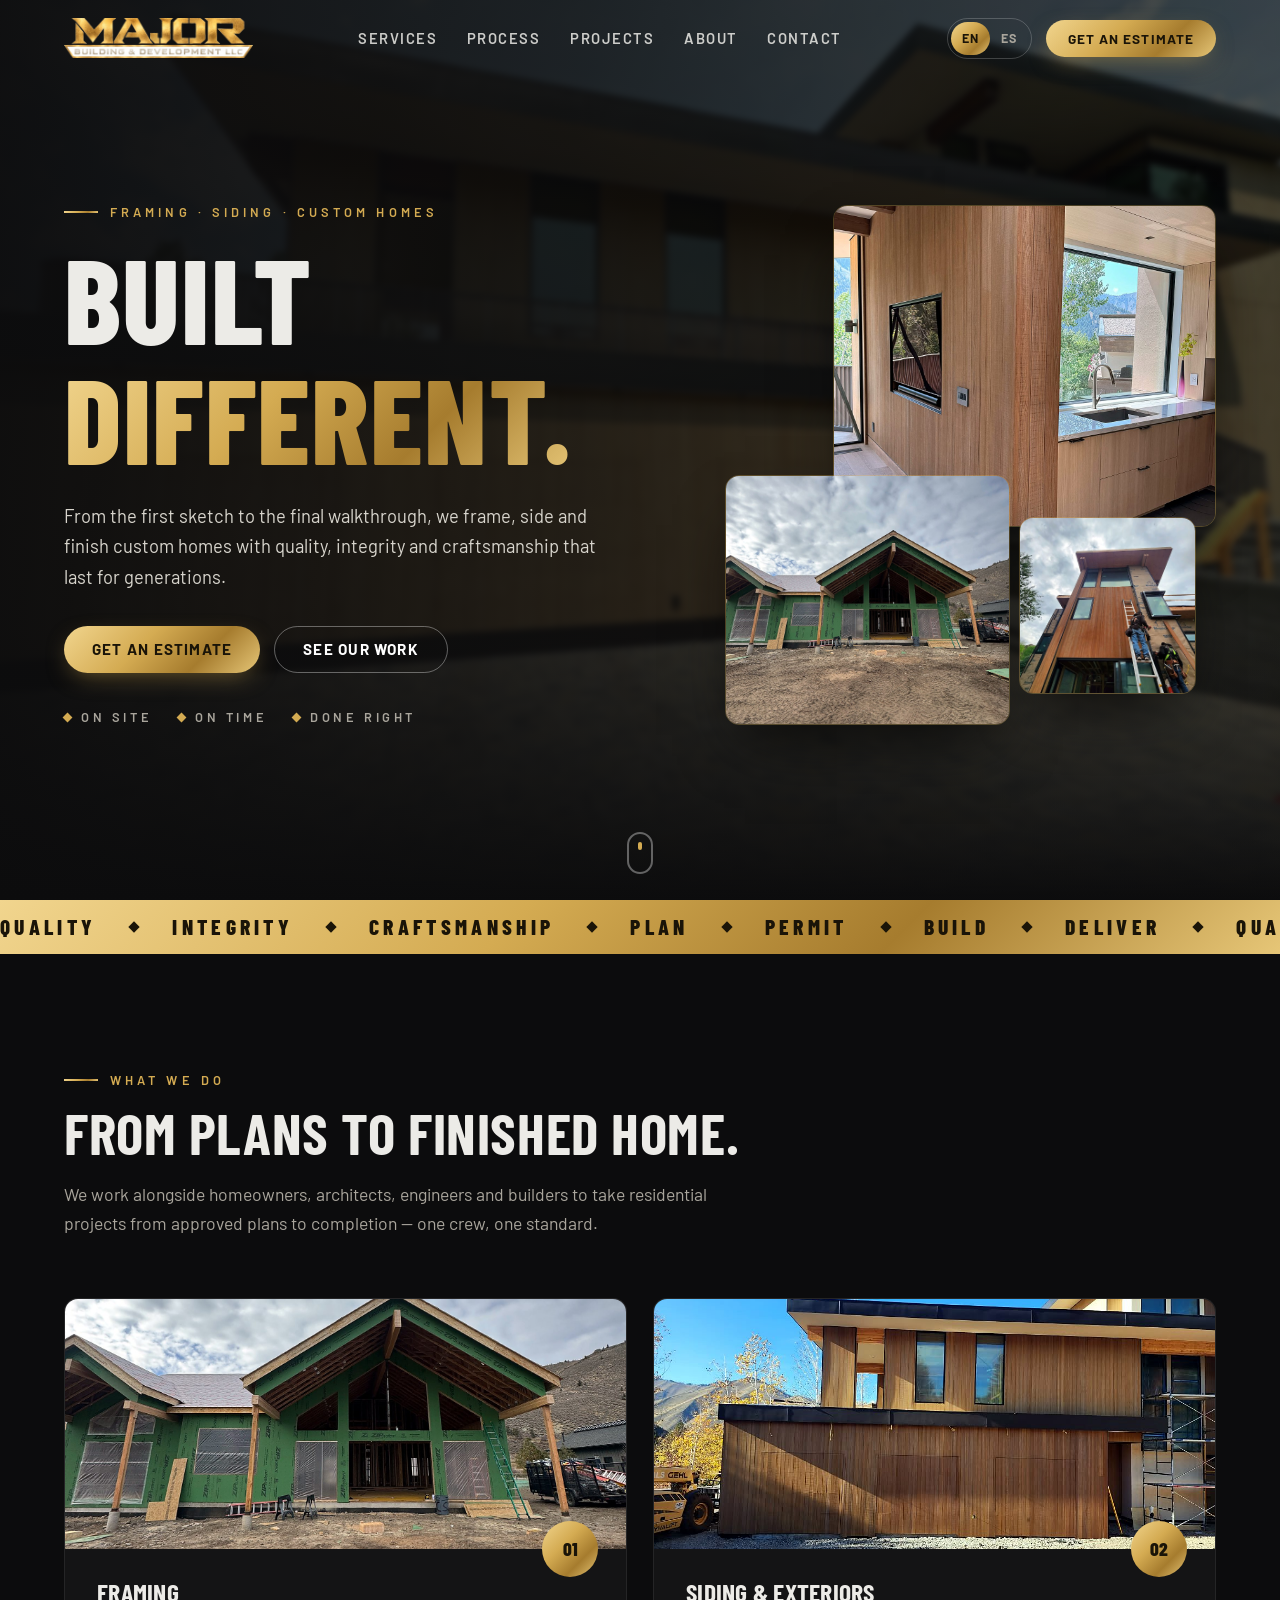
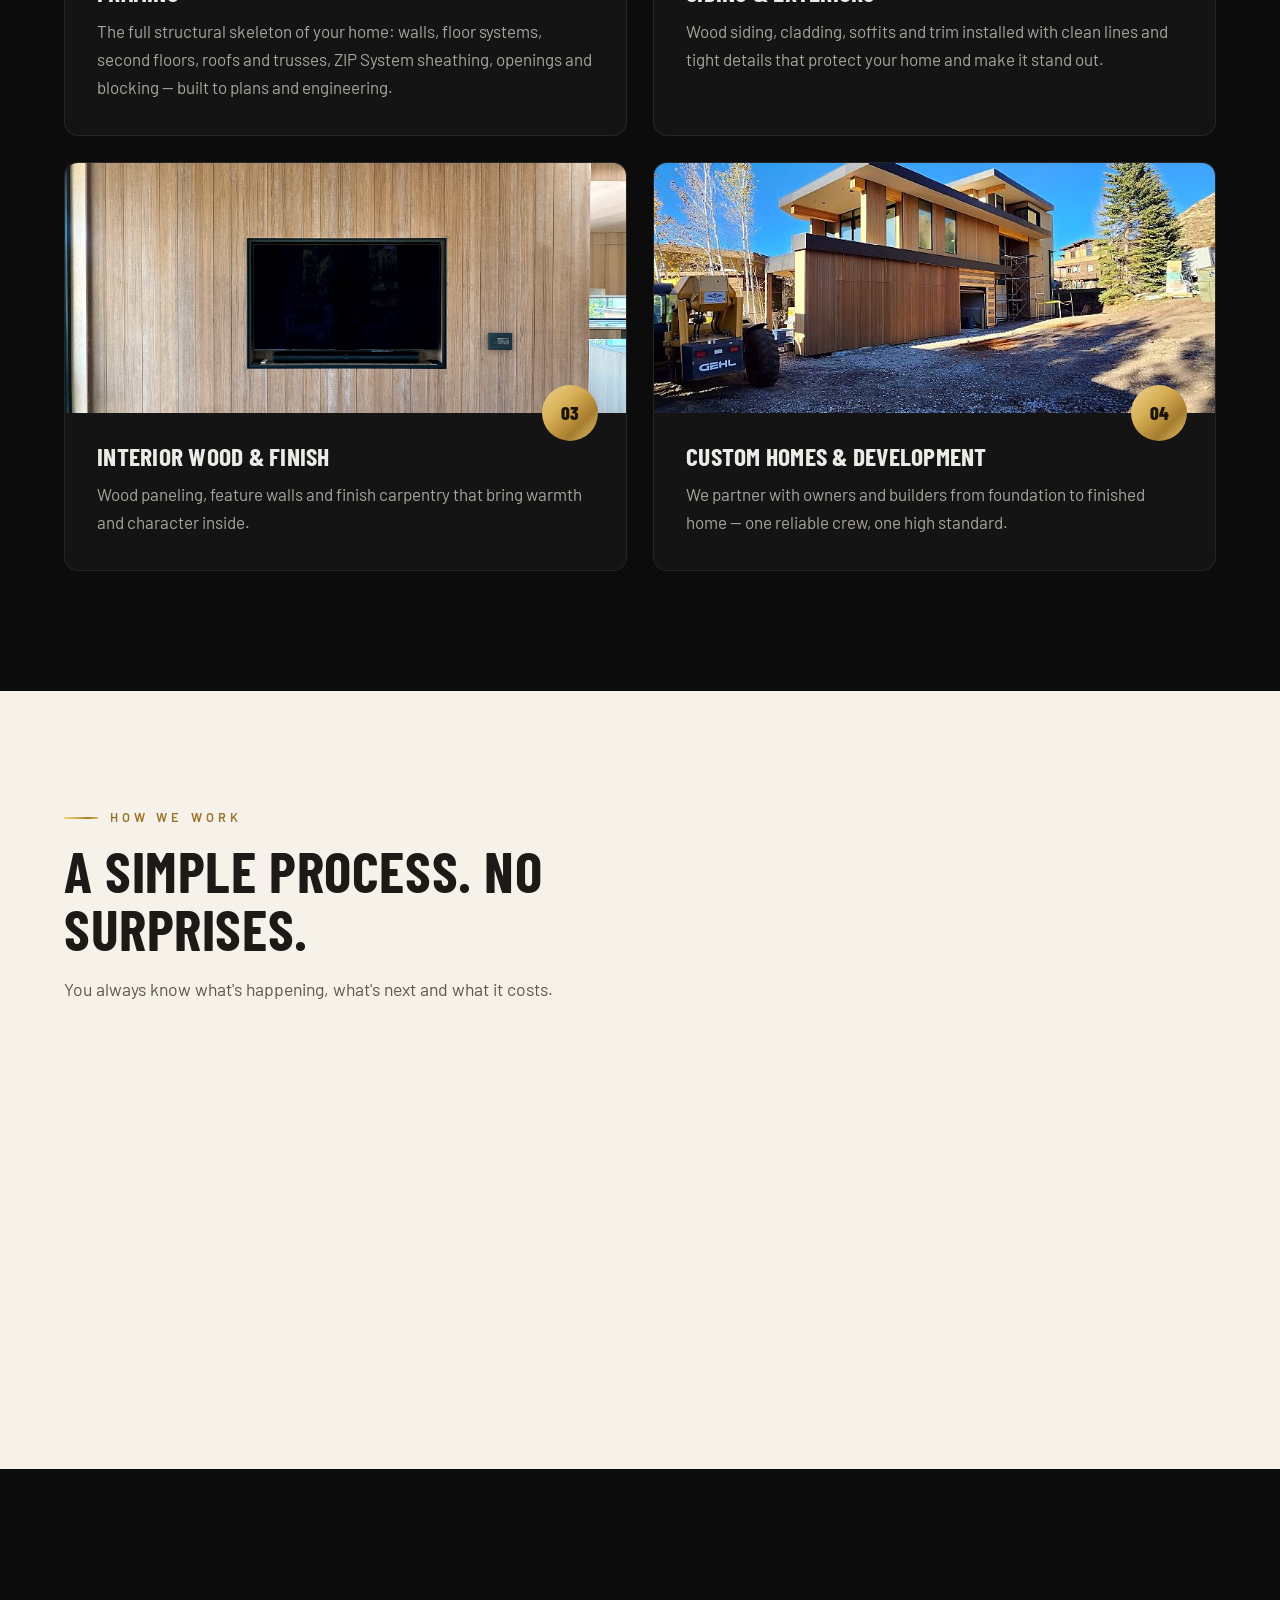
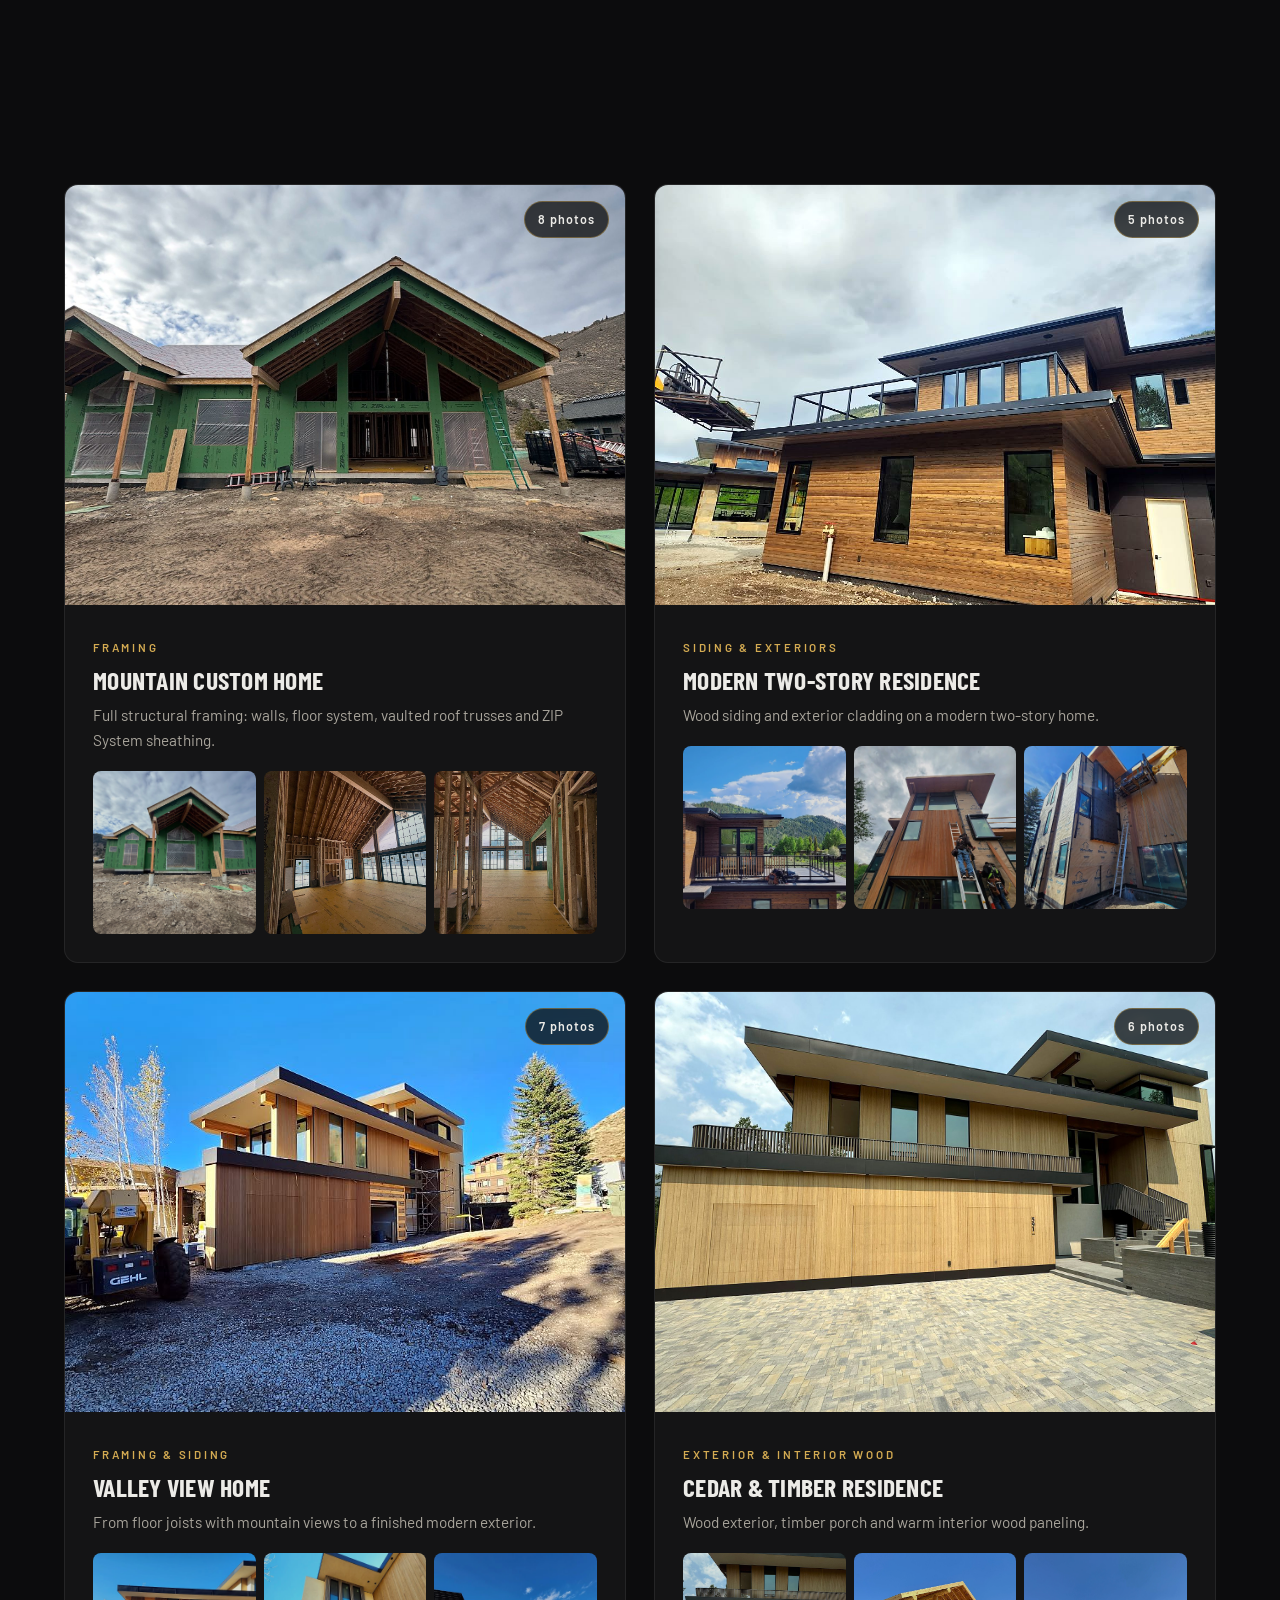
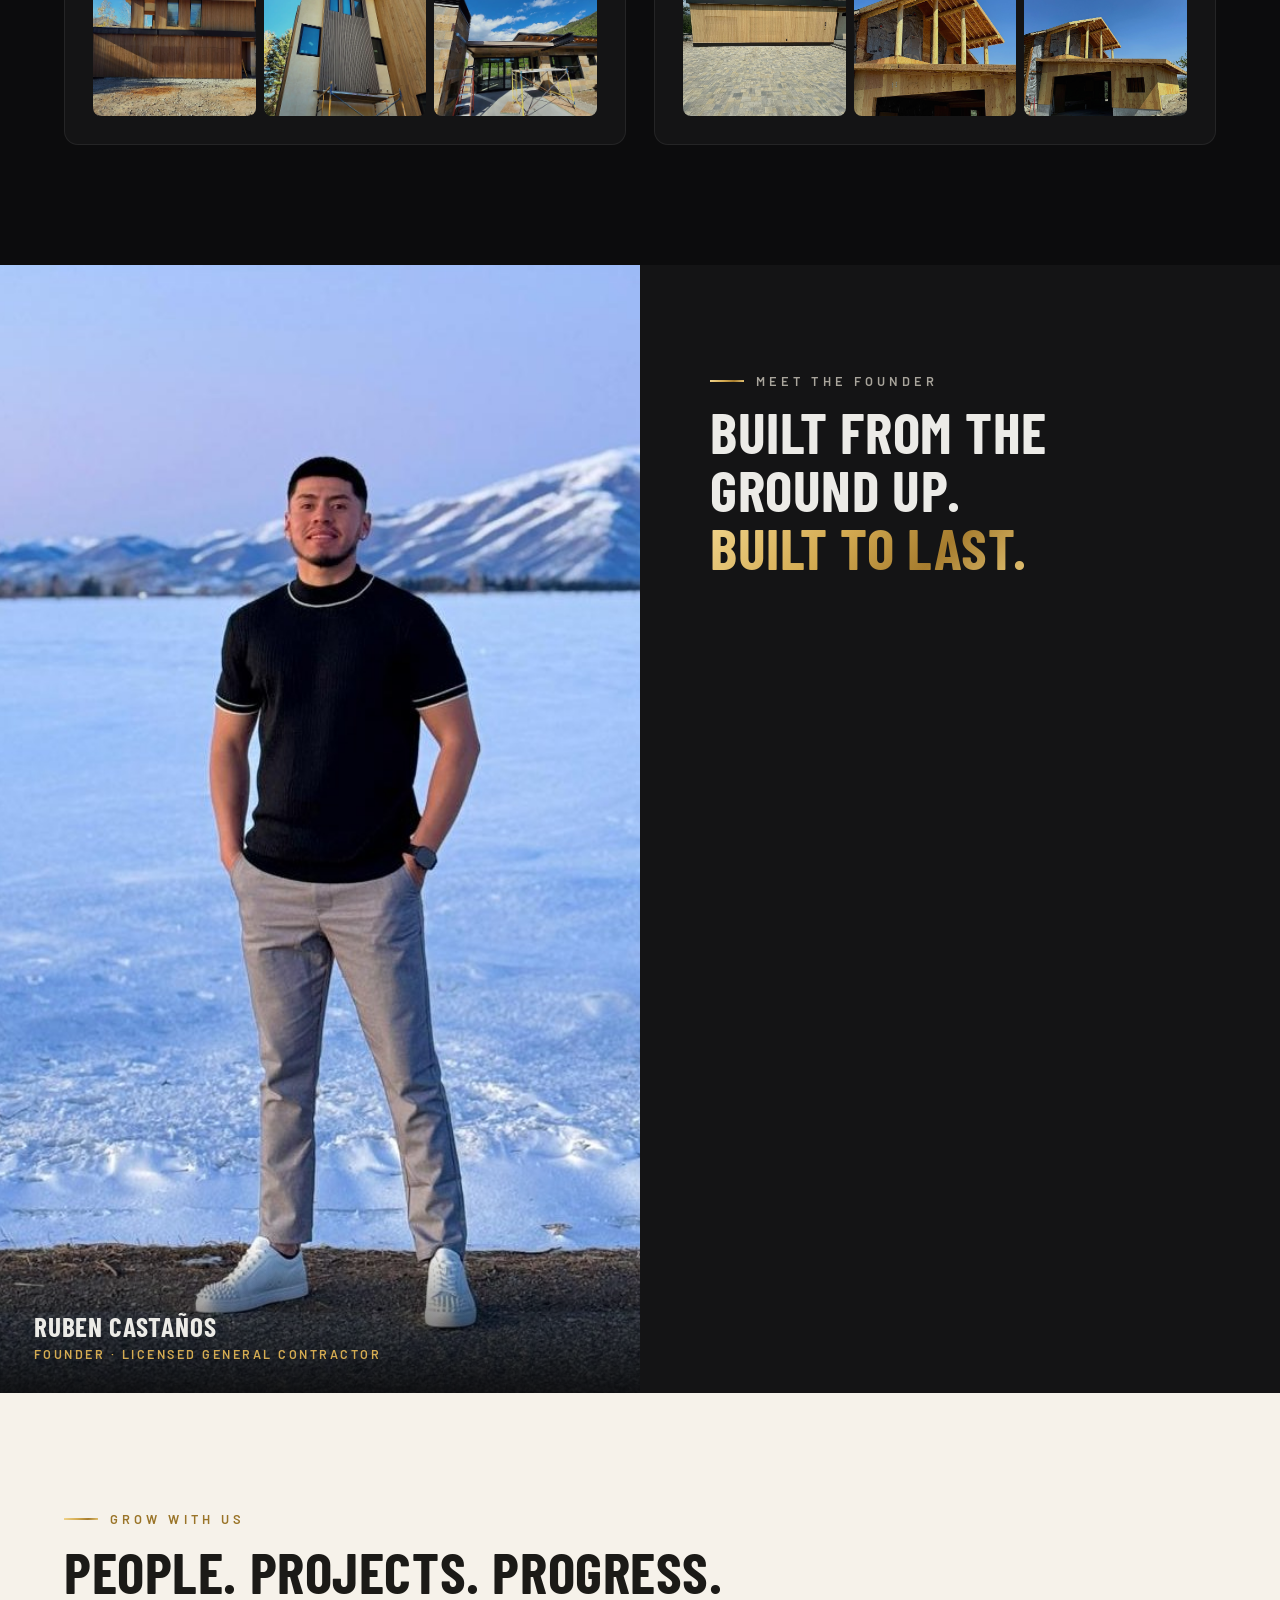
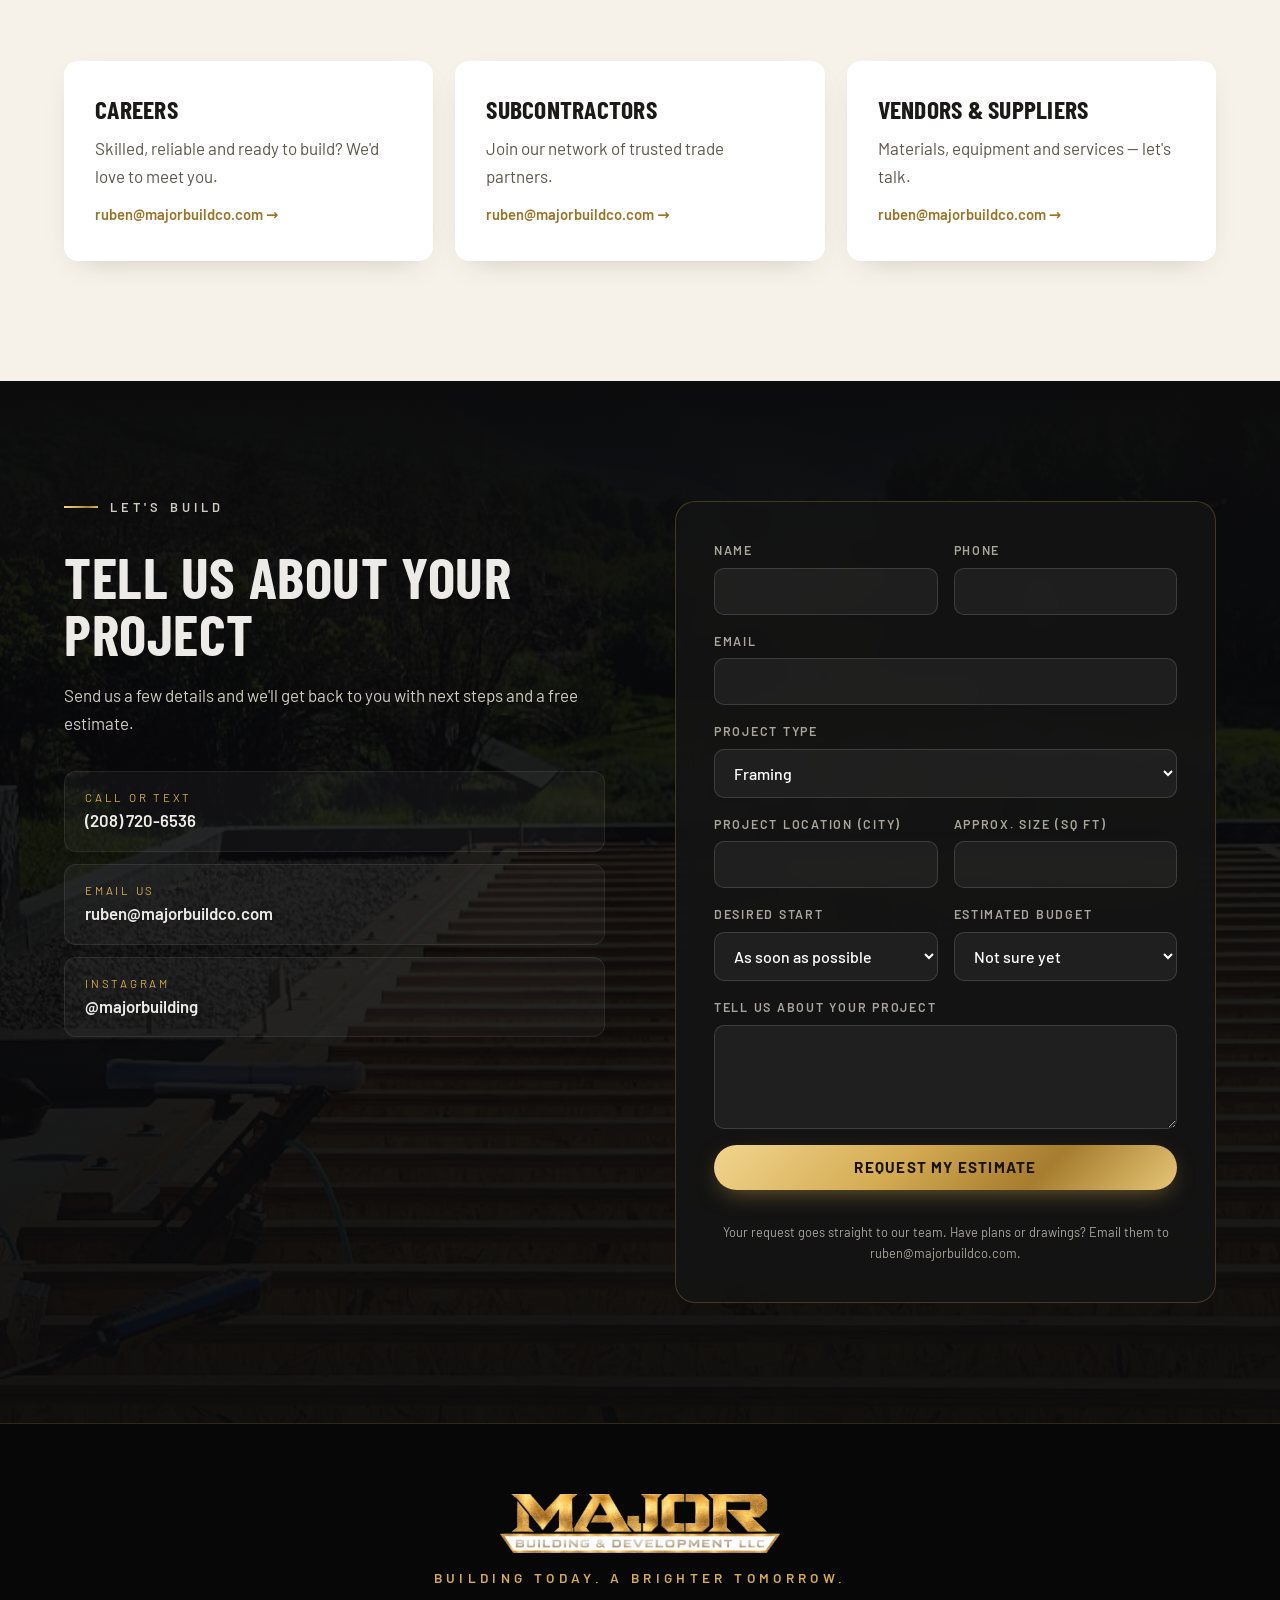
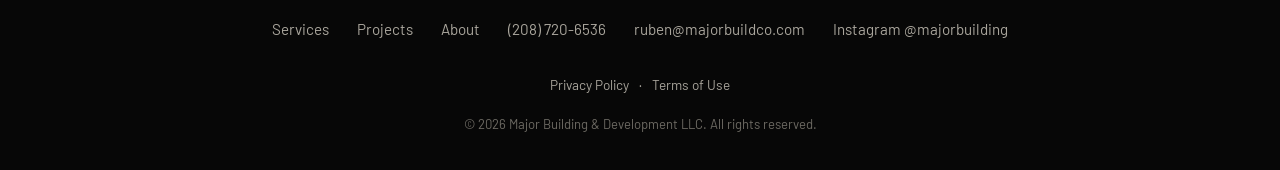
<file: index.html>
<!DOCTYPE html>
<html lang="en">
<head>
<meta charset="UTF-8">
<meta name="viewport" content="width=device-width, initial-scale=1">
<title>Major Building & Development LLC | Custom Homes & Construction</title>
<meta name="description" content="Major Building & Development LLC — custom homes, development and commercial construction. Plan, permit, build, deliver.">
<meta property="og:title" content="Major Building & Development LLC">
<meta property="og:description" content="Built different. Custom homes, development and commercial construction.">
<meta property="og:image" content="proyectos/hero.jpg">
<link rel="icon" href="img/logo-800.png">
<link rel="preconnect" href="https://fonts.googleapis.com">
<link rel="preconnect" href="https://fonts.gstatic.com" crossorigin>
<link href="https://fonts.googleapis.com/css2?family=Barlow+Condensed:wght@500;600;700;800&family=Barlow:wght@400;500;600&display=swap" rel="stylesheet">
<link rel="stylesheet" href="styles.css">
</head>
<body>

<!-- NAV -->
<header class="nav" id="nav">
  <div class="wrap nav__in">
    <a href="#top" class="nav__logo" aria-label="Major Building & Development"><img src="img/logo-800.png" alt="Major Building & Development LLC"></a>
    <nav class="nav__links" id="menu">
      <a href="#services" data-i18n="nav.services">Services</a>
      <a href="#process" data-i18n="nav.process">Process</a>
      <a href="#projects" data-i18n="nav.projects">Projects</a>
      <a href="#about" data-i18n="nav.about">About</a>
      <a href="#contact" data-i18n="nav.contact">Contact</a>
      <a href="#contact" class="btn btn--gold nav__cta-m" data-i18n="cta.estimate">Get an Estimate</a>
    </nav>
    <div class="nav__right">
      <div class="lang" role="group" aria-label="Language">
        <button data-lang="en" class="is-on">EN</button><button data-lang="es">ES</button>
      </div>
      <a href="#contact" class="btn btn--gold nav__cta" data-i18n="cta.estimate">Get an Estimate</a>
      <button class="burger" id="burger" aria-label="Menu" aria-expanded="false"><span></span><span></span></button>
    </div>
  </div>
</header>

<main id="top">

<!-- HERO -->
<section class="hero">
  <div class="hero__bg" style="background-image:url(proyectos/hero.jpg)"></div>
  <div class="wrap hero__in">
    <div class="hero__copy">
      <p class="eyebrow reveal" data-i18n="hero.eyebrow">Framing · Siding · Custom Homes</p>
      <h1 class="reveal"><span data-i18n="hero.t1">Built</span> <em class="gold" data-i18n="hero.t2">Different.</em></h1>
      <p class="lead reveal" data-i18n="hero.lead">From the first sketch to the final walkthrough, we frame, side and finish custom homes with quality, integrity and craftsmanship that last for generations.</p>
      <div class="hero__btns reveal">
        <a href="#contact" class="btn btn--gold" data-i18n="cta.estimate">Get an Estimate</a>
        <a href="#projects" class="btn btn--ghost" data-i18n="cta.work">See Our Work</a>
      </div>
      <ul class="hero__tags reveal">
        <li data-i18n="tag.1">On site</li><li data-i18n="tag.2">On time</li><li data-i18n="tag.3">Done right</li>
      </ul>
    </div>
    <div class="hero__stack reveal">
      <figure class="card-img a"><img src="proyectos/p4/6.jpg" alt="Interior wood paneling"></figure>
      <figure class="card-img b"><img src="proyectos/p1/1.jpg" alt="Custom home framing"></figure>
      <figure class="card-img c"><img src="proyectos/p2/3.jpg" alt="Crew installing siding"></figure>
    </div>
  </div>
  <a href="#services" class="hero__scroll" aria-label="Scroll"><span></span></a>
</section>

<!-- MARQUEE -->
<div class="marquee" aria-hidden="true">
  <div class="marquee__track">
    <span>Quality</span><i></i><span>Integrity</span><i></i><span>Craftsmanship</span><i></i><span>Plan</span><i></i><span>Permit</span><i></i><span>Build</span><i></i><span>Deliver</span><i></i>
    <span>Quality</span><i></i><span>Integrity</span><i></i><span>Craftsmanship</span><i></i><span>Plan</span><i></i><span>Permit</span><i></i><span>Build</span><i></i><span>Deliver</span><i></i>
  </div>
</div>

<!-- SERVICES -->
<section class="section" id="services">
  <div class="wrap">
    <div class="head reveal">
      <p class="eyebrow" data-i18n="svc.eyebrow">What we do</p>
      <h2 data-i18n="svc.title">From plans to finished home.</h2>
      <p class="sub" data-i18n="svc.sub">We work alongside homeowners, architects, engineers and builders to take residential projects from approved plans to completion — one crew, one standard.</p>
    </div>
    <div class="services">
      <article class="svc reveal">
        <div class="svc__img"><img src="proyectos/p1/1.jpg" alt="" loading="lazy"></div>
        <div class="svc__body">
          <span class="svc__n">01</span>
          <h3 data-i18n="svc.1.t">Framing</h3>
          <p data-i18n="svc.1.d">The full structural skeleton of your home: walls, floor systems, second floors, roofs and trusses, ZIP System sheathing, openings and blocking — built to plans and engineering.</p>
        </div>
      </article>
      <article class="svc reveal">
        <div class="svc__img"><img src="proyectos/p3/2.jpg" alt="" loading="lazy"></div>
        <div class="svc__body">
          <span class="svc__n">02</span>
          <h3 data-i18n="svc.2.t">Siding & Exteriors</h3>
          <p data-i18n="svc.2.d">Wood siding, cladding, soffits and trim installed with clean lines and tight details that protect your home and make it stand out.</p>
        </div>
      </article>
      <article class="svc reveal">
        <div class="svc__img"><img src="proyectos/p4/5.jpg" alt="" loading="lazy"></div>
        <div class="svc__body">
          <span class="svc__n">03</span>
          <h3 data-i18n="svc.3.t">Interior Wood & Finish</h3>
          <p data-i18n="svc.3.d">Wood paneling, feature walls and finish carpentry that bring warmth and character inside.</p>
        </div>
      </article>
      <article class="svc reveal">
        <div class="svc__img"><img src="proyectos/p3/1.jpg" alt="" loading="lazy"></div>
        <div class="svc__body">
          <span class="svc__n">04</span>
          <h3 data-i18n="svc.4.t">Custom Homes & Development</h3>
          <p data-i18n="svc.4.d">We partner with owners and builders from foundation to finished home — one reliable crew, one high standard.</p>
        </div>
      </article>
    </div>
  </div>
</section>

<!-- PROCESS -->
<section class="section section--light" id="process">
  <div class="wrap">
    <div class="head reveal">
      <p class="eyebrow" data-i18n="proc.eyebrow">How we work</p>
      <h2 data-i18n="proc.title">A simple process. No surprises.</h2>
      <p class="sub" data-i18n="proc.sub">You always know what's happening, what's next and what it costs.</p>
    </div>
    <ol class="steps">
      <li class="step reveal"><span class="step__n">01</span><h3 data-i18n="proc.1.t">Plan</h3><p data-i18n="proc.1.d">We listen, visit the site and turn your idea into a clear scope and estimate.</p></li>
      <li class="step reveal"><span class="step__n">02</span><h3 data-i18n="proc.2.t">Permit</h3><p data-i18n="proc.2.d">We work to the approved plans and engineering and coordinate with your builder and inspectors.</p></li>
      <li class="step reveal"><span class="step__n">03</span><h3 data-i18n="proc.3.t">Build</h3><p data-i18n="proc.3.d">Our crew builds with care, keeps the site clean and keeps you updated every step.</p></li>
      <li class="step reveal"><span class="step__n">04</span><h3 data-i18n="proc.4.t">Deliver</h3><p data-i18n="proc.4.d">Final walkthrough, every detail checked, keys in your hand. Done right.</p></li>
    </ol>
  </div>
</section>

<!-- PROJECTS -->
<section class="section" id="projects">
  <div class="wrap">
    <div class="head reveal">
      <p class="eyebrow" data-i18n="proj.eyebrow">Our work</p>
      <h2 data-i18n="proj.title">Projects we're proud of</h2>
      <p class="sub" data-i18n="proj.sub">Real homes built by our crew. Tap a project to see the photos.</p>
    </div>
    <div class="projects" id="projectsGrid">
      <!-- Rellenado desde script.js (lista PROJECTS) -->
    </div>
  </div>
</section>

<!-- ABOUT / LEGACY -->
<section class="section section--split" id="about">
  <figure class="split__img reveal">
    <img src="proyectos/ruben.jpg" alt="Ruben Castaños, founder of Major Building & Development" loading="lazy">
    <figcaption><b>Ruben Castaños</b><span data-i18n="about.role">Founder · Licensed General Contractor</span></figcaption>
  </figure>
  <div class="split__copy">
    <p class="eyebrow reveal" data-i18n="about.eyebrow">Meet the founder</p>
    <h2 class="reveal"><span data-i18n="about.t1">Built from the ground up.</span><br><em class="gold" data-i18n="about.t2">Built to last.</em></h2>
    <p class="reveal" data-i18n="about.p1">Ruben Castaños is the founder of Major Building & Development LLC, an Idaho-based construction company focused on quality craftsmanship, dependable project management and projects made to last.</p>
    <p class="reveal" data-i18n="about.p2">Ruben built his experience from the ground up, working hands-on in residential construction with a strong background in framing and custom homes. That field experience means he knows not only how a project should look when it's finished, but how it needs to be built from the very beginning.</p>
    <p class="reveal" data-i18n="about.p3">As a licensed general contractor, he works closely with homeowners, subcontractors, designers and other professionals to keep every project organized and moving forward — from framing and custom homes to remodels, tenant improvements and project management.</p>
    <p class="reveal" data-i18n="about.p4">Whether managing a project or working in the field, Ruben takes ownership of the work, solves problems as they come up, and treats every project as a reflection of the Major name.</p>
    <blockquote class="motto reveal" data-i18n="about.motto">Built with purpose. Built to last.</blockquote>
    <ul class="pillars reveal">
      <li><b data-i18n="pill.1.t">Quality</b><span data-i18n="pill.1.d">Materials and methods that last.</span></li>
      <li><b data-i18n="pill.2.t">Integrity</b><span data-i18n="pill.2.d">Straight answers, fair prices.</span></li>
      <li><b data-i18n="pill.3.t">Craftsmanship</b><span data-i18n="pill.3.d">Details done by hand, done right.</span></li>
    </ul>
  </div>
</section>

<!-- WORK WITH US -->
<section class="section section--light">
  <div class="wrap">
    <div class="head reveal">
      <p class="eyebrow" data-i18n="team.eyebrow">Grow with us</p>
      <h2 data-i18n="team.title">People. Projects. Progress.</h2>
    </div>
    <div class="join">
      <a class="join__card reveal" href="mailto:ruben@majorbuildco.com">
        <h3 data-i18n="team.1.t">Careers</h3>
        <p data-i18n="team.1.d">Skilled, reliable and ready to build? We'd love to meet you.</p>
        <span>ruben@majorbuildco.com →</span>
      </a>
      <a class="join__card reveal" href="mailto:ruben@majorbuildco.com">
        <h3 data-i18n="team.2.t">Subcontractors</h3>
        <p data-i18n="team.2.d">Join our network of trusted trade partners.</p>
        <span>ruben@majorbuildco.com →</span>
      </a>
      <a class="join__card reveal" href="mailto:ruben@majorbuildco.com">
        <h3 data-i18n="team.3.t">Vendors & Suppliers</h3>
        <p data-i18n="team.3.d">Materials, equipment and services — let's talk.</p>
        <span>ruben@majorbuildco.com →</span>
      </a>
    </div>
  </div>
</section>

<!-- CONTACT -->
<section class="section section--contact" id="contact">
  <div class="contact__bg" style="background-image:url(proyectos/p3/5.jpg)"></div>
  <div class="wrap contact">
    <div class="contact__info">
      <p class="eyebrow reveal" data-i18n="ct.eyebrow">Let's build</p>
      <h2 class="reveal" data-i18n="ct.title">Tell us about your project</h2>
      <p class="reveal" data-i18n="ct.sub">Send us a few details and we'll get back to you with next steps and a free estimate.</p>
      <ul class="emails reveal">
        <li><small data-i18n="ct.call">Call or text</small><a href="tel:+12087206536">(208) 720-6536</a></li>
        <li><small data-i18n="ct.email">Email us</small><a href="mailto:ruben@majorbuildco.com">ruben@majorbuildco.com</a></li>
        <li><small>Instagram</small><a href="https://www.instagram.com/majorbuilding/" target="_blank" rel="noopener">@majorbuilding</a></li>
      </ul>
    </div>
    <form class="form reveal" id="form" novalidate>
      <div class="row">
        <label><span data-i18n="f.name">Name</span><input name="name" required autocomplete="name"></label>
        <label><span data-i18n="f.phone">Phone</span><input name="phone" type="tel" autocomplete="tel"></label>
      </div>
      <label><span data-i18n="f.email">Email</span><input name="email" type="email" required autocomplete="email"></label>
      <label><span data-i18n="f.type">Project type</span>
        <select name="type">
          <option data-i18n="svc.1.t">Framing</option>
          <option data-i18n="svc.2.t">Siding & Exteriors</option>
          <option data-i18n="svc.3.t">Interior Wood & Finish</option>
          <option data-i18n="svc.4.t">Custom Homes & Development</option>
          <option data-i18n="f.other">Other</option>
        </select>
      </label>
      <div class="row">
        <label><span data-i18n="f.loc">Project location (city)</span><input name="loc" autocomplete="address-level2"></label>
        <label><span data-i18n="f.size">Approx. size (sq ft)</span><input name="size" inputmode="numeric"></label>
      </div>
      <div class="row">
        <label><span data-i18n="f.start">Desired start</span>
          <select name="start">
            <option data-i18n="f.s1">As soon as possible</option>
            <option data-i18n="f.s2">In 1–3 months</option>
            <option data-i18n="f.s3">In 3–6 months</option>
            <option data-i18n="f.s4">6+ months</option>
            <option data-i18n="f.s5">Just planning</option>
          </select>
        </label>
        <label><span data-i18n="f.budget">Estimated budget</span>
          <select name="budget">
            <option data-i18n="f.b0">Not sure yet</option>
            <option>Under $50,000</option>
            <option>$50,000 – $150,000</option>
            <option>$150,000 – $500,000</option>
            <option>$500,000+</option>
          </select>
        </label>
      </div>
      <label><span data-i18n="f.msg">Tell us about your project</span><textarea name="msg" rows="4"></textarea></label>
      <input type="text" name="_honey" class="hp" tabindex="-1" autocomplete="off" aria-hidden="true">
      <button class="btn btn--gold btn--full" type="submit" id="sendBtn" data-i18n="f.send">Request my estimate</button>
      <p class="form__status" id="formStatus" role="status" aria-live="polite"></p>
      <p class="form__note" data-i18n="f.note">Your request goes straight to our team. Have plans or drawings? Email them to ruben@majorbuildco.com.</p>
    </form>
  </div>
</section>

</main>

<footer class="footer">
  <div class="wrap footer__in">
    <img src="img/logo-800.png" alt="Major Building & Development LLC" class="footer__logo">
    <p class="footer__tag" data-i18n="foot.tag">Building today. A brighter tomorrow.</p>
    <nav class="footer__links">
      <a href="#services" data-i18n="nav.services">Services</a>
      <a href="#projects" data-i18n="nav.projects">Projects</a>
      <a href="#about" data-i18n="nav.about">About</a>
      <a href="tel:+12087206536">(208) 720-6536</a>
      <a href="mailto:ruben@majorbuildco.com">ruben@majorbuildco.com</a>
      <a href="https://www.instagram.com/majorbuilding/" target="_blank" rel="noopener">Instagram @majorbuilding</a>
    </nav>
    <p class="footer__legal"><a href="privacy.html" data-i18n="foot.privacy">Privacy Policy</a><span>·</span><a href="terms.html" data-i18n="foot.terms">Terms of Use</a></p>
    <p class="footer__copy">© <span id="yr"></span> Major Building & Development LLC. <span data-i18n="foot.rights">All rights reserved.</span></p>
  </div>
</footer>

<div class="lightbox" id="lightbox" hidden>
  <button class="lightbox__x" aria-label="Close">×</button>
  <button class="lightbox__nav prev" aria-label="Previous">‹</button>
  <figure><img alt=""><figcaption><b></b><span></span></figcaption></figure>
  <button class="lightbox__nav next" aria-label="Next">›</button>
</div>

<button class="to-top" id="toTop" aria-label="Back to top"><svg viewBox="0 0 24 24" width="22" height="22" fill="none" stroke="currentColor" stroke-width="2.5" stroke-linecap="round" stroke-linejoin="round"><path d="M12 19V5M5 12l7-7 7 7"/></svg></button>

<script src="script.js"></script>
</body>
</html>
</file>
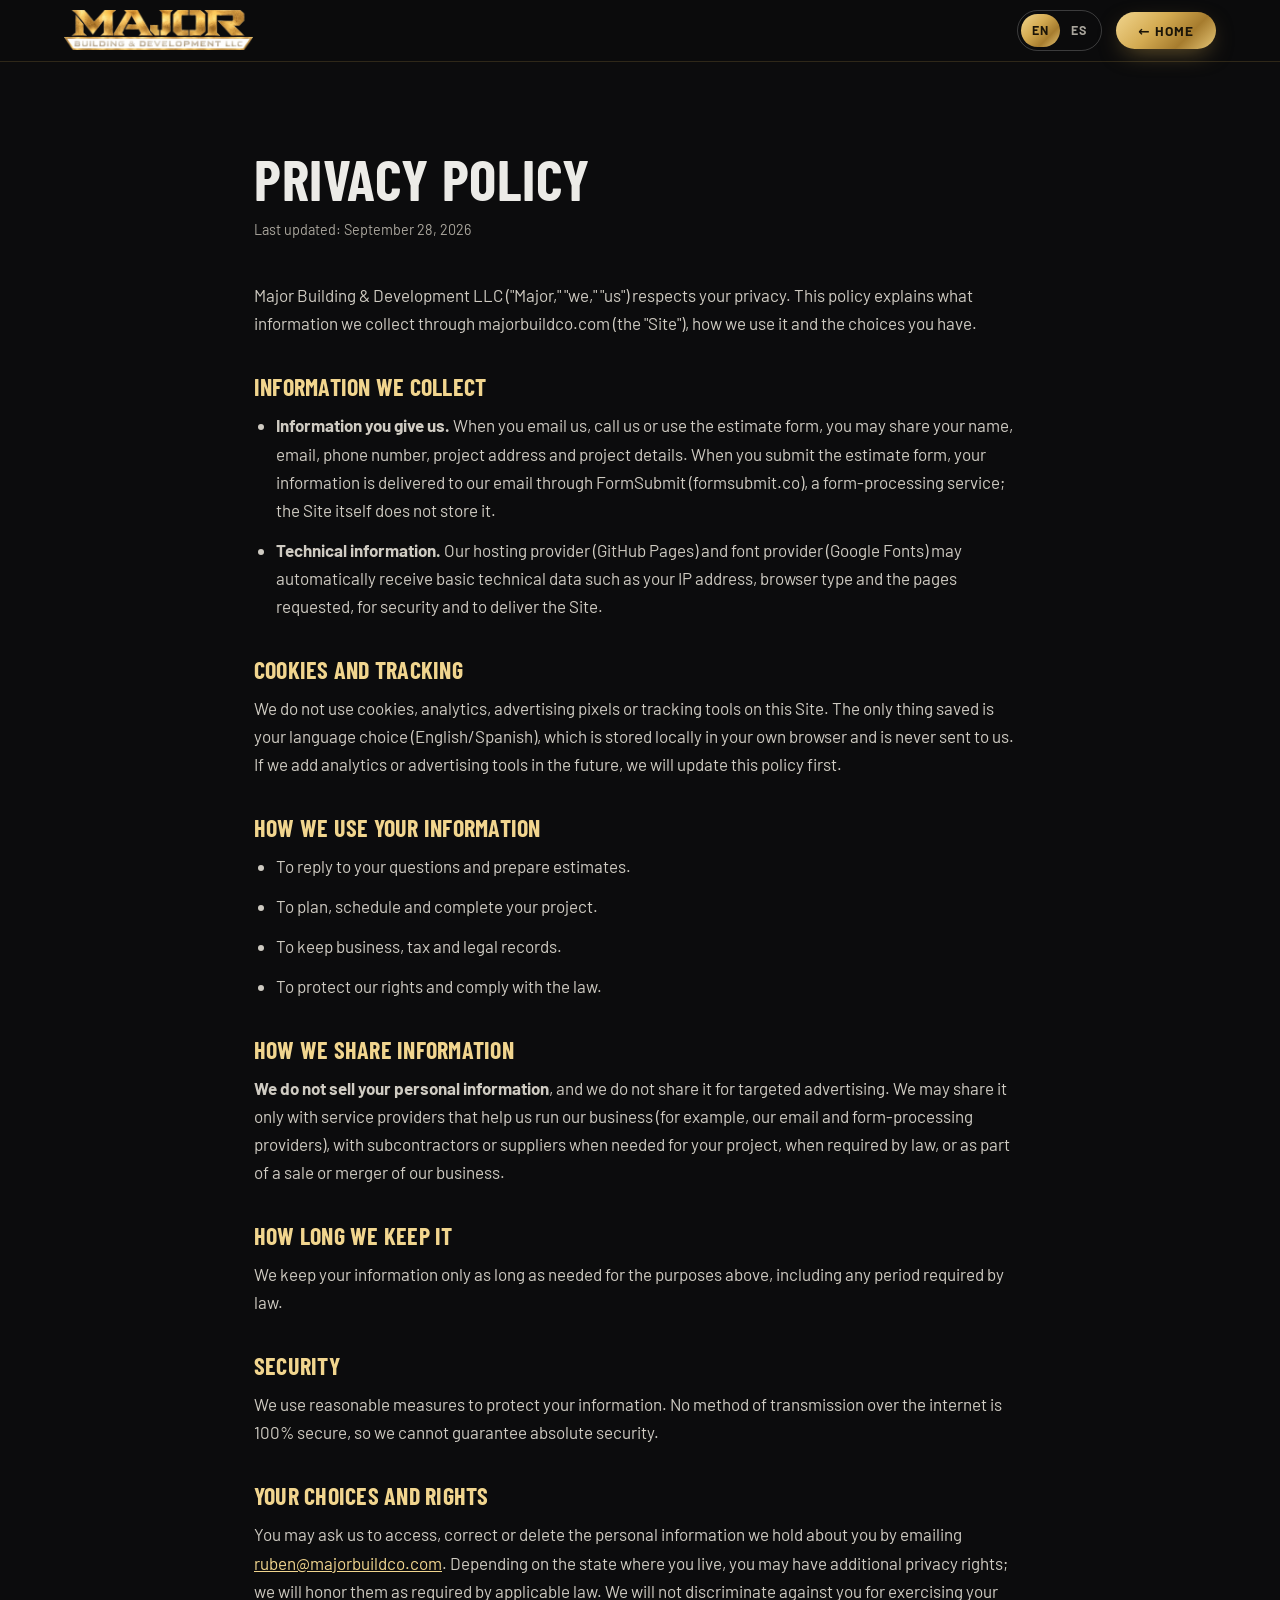
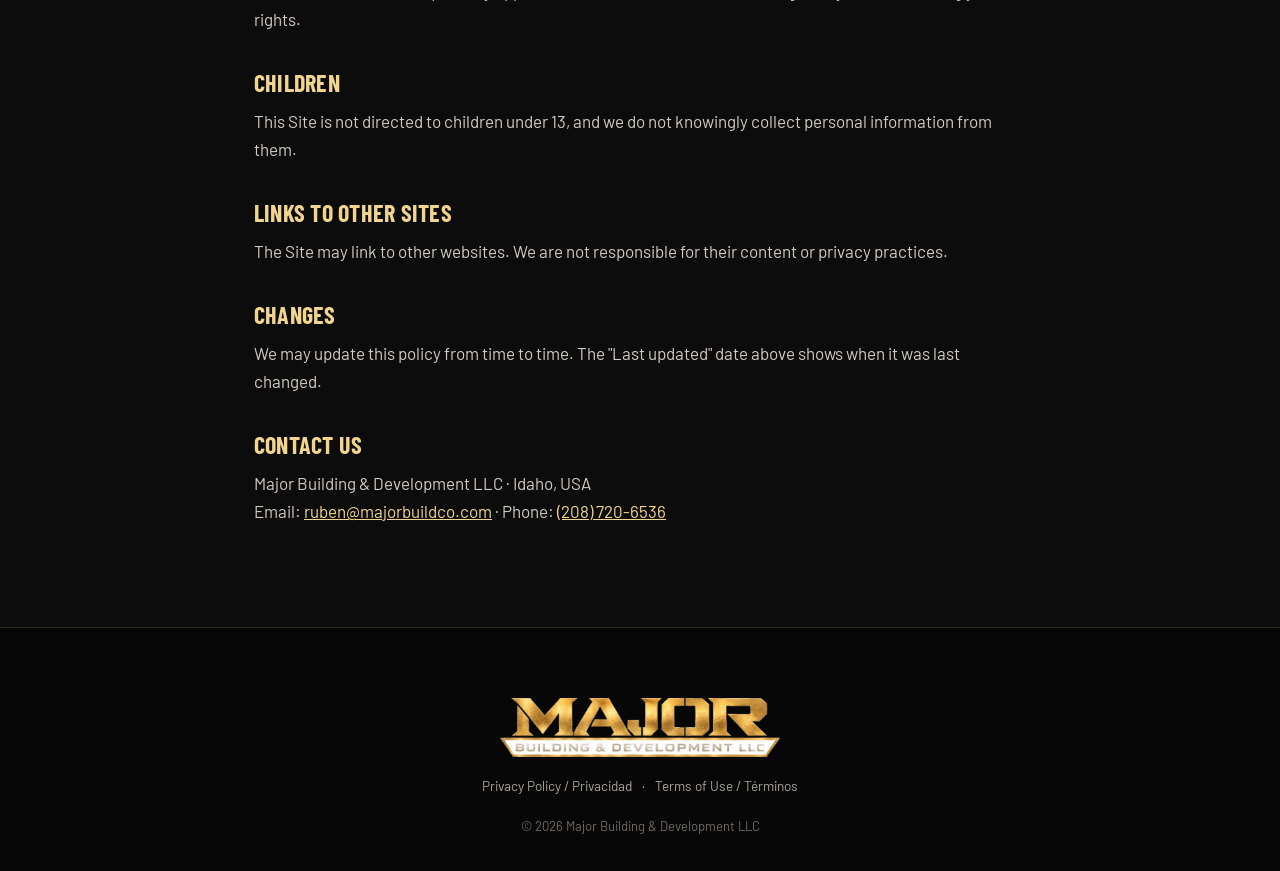
<file: privacy.html>
<!DOCTYPE html>
<html lang="en">
<head>
<meta charset="UTF-8">
<meta name="viewport" content="width=device-width, initial-scale=1">
<title>Privacy Policy | Major Building & Development LLC</title>
<link rel="icon" href="img/logo-800.png">
<link rel="preconnect" href="https://fonts.googleapis.com">
<link rel="preconnect" href="https://fonts.gstatic.com" crossorigin>
<link href="https://fonts.googleapis.com/css2?family=Barlow+Condensed:wght@500;600;700;800&family=Barlow:wght@400;500;600&display=swap" rel="stylesheet">
<link rel="stylesheet" href="styles.css">
<script>try{var l=localStorage.getItem('major-lang');if(l)document.documentElement.lang=l}catch(e){}</script>
</head>
<body>
<header class="nav is-scrolled">
  <div class="wrap nav__in">
    <a href="index.html" class="nav__logo"><img src="img/logo-800.png" alt="Major Building & Development LLC"></a>
    <div class="nav__right">
      <div class="lang" role="group" aria-label="Language"><button data-lang="en">EN</button><button data-lang="es">ES</button></div>
      <a href="index.html" class="btn btn--gold nav__cta">← Home</a>
    </div>
  </div>
</header>

<main class="legal"><div class="wrap">

<section data-lang-block="en">
<h1>Privacy Policy</h1>
<p class="updated">Last updated: September 28, 2026</p>
<p>Major Building &amp; Development LLC ("Major," "we," "us") respects your privacy. This policy explains what information we collect through majorbuildco.com (the "Site"), how we use it and the choices you have.</p>
<h2>Information we collect</h2>
<ul>
<li><b>Information you give us.</b> When you email us, call us or use the estimate form, you may share your name, email, phone number, project address and project details. When you submit the estimate form, your information is delivered to our email through FormSubmit (formsubmit.co), a form-processing service; the Site itself does not store it.</li>
<li><b>Technical information.</b> Our hosting provider (GitHub Pages) and font provider (Google Fonts) may automatically receive basic technical data such as your IP address, browser type and the pages requested, for security and to deliver the Site.</li>
</ul>
<h2>Cookies and tracking</h2>
<p>We do not use cookies, analytics, advertising pixels or tracking tools on this Site. The only thing saved is your language choice (English/Spanish), which is stored locally in your own browser and is never sent to us. If we add analytics or advertising tools in the future, we will update this policy first.</p>
<h2>How we use your information</h2>
<ul>
<li>To reply to your questions and prepare estimates.</li>
<li>To plan, schedule and complete your project.</li>
<li>To keep business, tax and legal records.</li>
<li>To protect our rights and comply with the law.</li>
</ul>
<h2>How we share information</h2>
<p><b>We do not sell your personal information</b>, and we do not share it for targeted advertising. We may share it only with service providers that help us run our business (for example, our email and form-processing providers), with subcontractors or suppliers when needed for your project, when required by law, or as part of a sale or merger of our business.</p>
<h2>How long we keep it</h2>
<p>We keep your information only as long as needed for the purposes above, including any period required by law.</p>
<h2>Security</h2>
<p>We use reasonable measures to protect your information. No method of transmission over the internet is 100% secure, so we cannot guarantee absolute security.</p>
<h2>Your choices and rights</h2>
<p>You may ask us to access, correct or delete the personal information we hold about you by emailing <a href="mailto:ruben@majorbuildco.com">ruben@majorbuildco.com</a>. Depending on the state where you live, you may have additional privacy rights; we will honor them as required by applicable law. We will not discriminate against you for exercising your rights.</p>
<h2>Children</h2>
<p>This Site is not directed to children under 13, and we do not knowingly collect personal information from them.</p>
<h2>Links to other sites</h2>
<p>The Site may link to other websites. We are not responsible for their content or privacy practices.</p>
<h2>Changes</h2>
<p>We may update this policy from time to time. The "Last updated" date above shows when it was last changed.</p>
<h2>Contact us</h2>
<p>Major Building &amp; Development LLC · Idaho, USA<br>Email: <a href="mailto:ruben@majorbuildco.com">ruben@majorbuildco.com</a> · Phone: <a href="tel:+12087206536">(208) 720-6536</a></p>
</section>

<section data-lang-block="es">
<h1>Política de privacidad</h1>
<p class="updated">Última actualización: 28 de septiembre de 2026</p>
<p class="note">Traducción de cortesía. Si hay alguna diferencia, prevalece la versión en inglés.</p>
<p>Major Building &amp; Development LLC ("Major", "nosotros") respeta tu privacidad. Esta política explica qué información recopilamos a través de majorbuildco.com (el "Sitio"), cómo la usamos y qué opciones tienes.</p>
<h2>Información que recopilamos</h2>
<ul>
<li><b>Información que tú nos das.</b> Cuando nos escribes, nos llamas o usas el formulario de presupuesto, puedes compartir tu nombre, correo, teléfono, dirección y detalles del proyecto. Cuando envías el formulario de presupuesto, tu información llega a nuestro correo a través de FormSubmit (formsubmit.co), un servicio de procesamiento de formularios; el Sitio no la guarda.</li>
<li><b>Información técnica.</b> Nuestro proveedor de hosting (GitHub Pages) y de tipografías (Google Fonts) pueden recibir automáticamente datos técnicos básicos como tu dirección IP, tipo de navegador y páginas visitadas, por seguridad y para mostrar el Sitio.</li>
</ul>
<h2>Cookies y rastreo</h2>
<p>No usamos cookies, analíticas, píxeles publicitarios ni herramientas de rastreo en este Sitio. Lo único que se guarda es tu idioma preferido (inglés/español), almacenado localmente en tu navegador y nunca enviado a nosotros. Si en el futuro agregamos analíticas o publicidad, actualizaremos esta política antes.</p>
<h2>Cómo usamos tu información</h2>
<ul>
<li>Para responder tus preguntas y preparar presupuestos.</li>
<li>Para planificar, programar y completar tu proyecto.</li>
<li>Para llevar registros comerciales, fiscales y legales.</li>
<li>Para proteger nuestros derechos y cumplir la ley.</li>
</ul>
<h2>Cómo compartimos la información</h2>
<p><b>No vendemos tu información personal</b> ni la compartimos para publicidad dirigida. Solo la compartimos con proveedores que nos ayudan a operar (por ejemplo, nuestros proveedores de correo y de formularios), con subcontratistas o proveedores cuando tu proyecto lo requiere, cuando la ley lo exige, o en caso de venta o fusión de la empresa.</p>
<h2>Cuánto tiempo la guardamos</h2>
<p>Guardamos tu información solo el tiempo necesario para los fines anteriores, incluido cualquier plazo exigido por la ley.</p>
<h2>Seguridad</h2>
<p>Usamos medidas razonables para proteger tu información. Ningún método de transmisión por internet es 100% seguro, por lo que no podemos garantizar seguridad absoluta.</p>
<h2>Tus opciones y derechos</h2>
<p>Puedes pedirnos acceder, corregir o eliminar la información personal que tenemos sobre ti escribiendo a <a href="mailto:ruben@majorbuildco.com">ruben@majorbuildco.com</a>. Según el estado donde vivas, puedes tener derechos adicionales; los respetaremos según la ley aplicable. No te discriminaremos por ejercerlos.</p>
<h2>Menores</h2>
<p>Este Sitio no está dirigido a menores de 13 años y no recopilamos a sabiendas información personal de ellos.</p>
<h2>Enlaces a otros sitios</h2>
<p>El Sitio puede enlazar a otras páginas. No somos responsables de su contenido ni de sus prácticas de privacidad.</p>
<h2>Cambios</h2>
<p>Podemos actualizar esta política de vez en cuando. La fecha de "Última actualización" indica el último cambio.</p>
<h2>Contacto</h2>
<p>Major Building &amp; Development LLC · Idaho, EE. UU.<br>Correo: <a href="mailto:ruben@majorbuildco.com">ruben@majorbuildco.com</a> · Teléfono: <a href="tel:+12087206536">(208) 720-6536</a></p>
</section>

</div></main>

<footer class="footer">
  <div class="wrap footer__in">
    <a href="index.html"><img src="img/logo-800.png" alt="Major Building & Development LLC" class="footer__logo"></a>
    <p class="footer__legal"><a href="privacy.html">Privacy Policy / Privacidad</a><span>·</span><a href="terms.html">Terms of Use / Términos</a></p>
    <p class="footer__copy">© 2026 Major Building &amp; Development LLC</p>
  </div>
</footer>

<script>
function setL(l){document.documentElement.lang=l;document.querySelectorAll('.lang button').forEach(function(b){b.classList.toggle('is-on',b.dataset.lang===l)});try{localStorage.setItem('major-lang',l)}catch(e){}}
document.querySelectorAll('.lang button').forEach(function(b){b.onclick=function(){setL(b.dataset.lang)}});
setL(document.documentElement.lang==='es'?'es':'en');
</script>
</body>
</html>
</file>
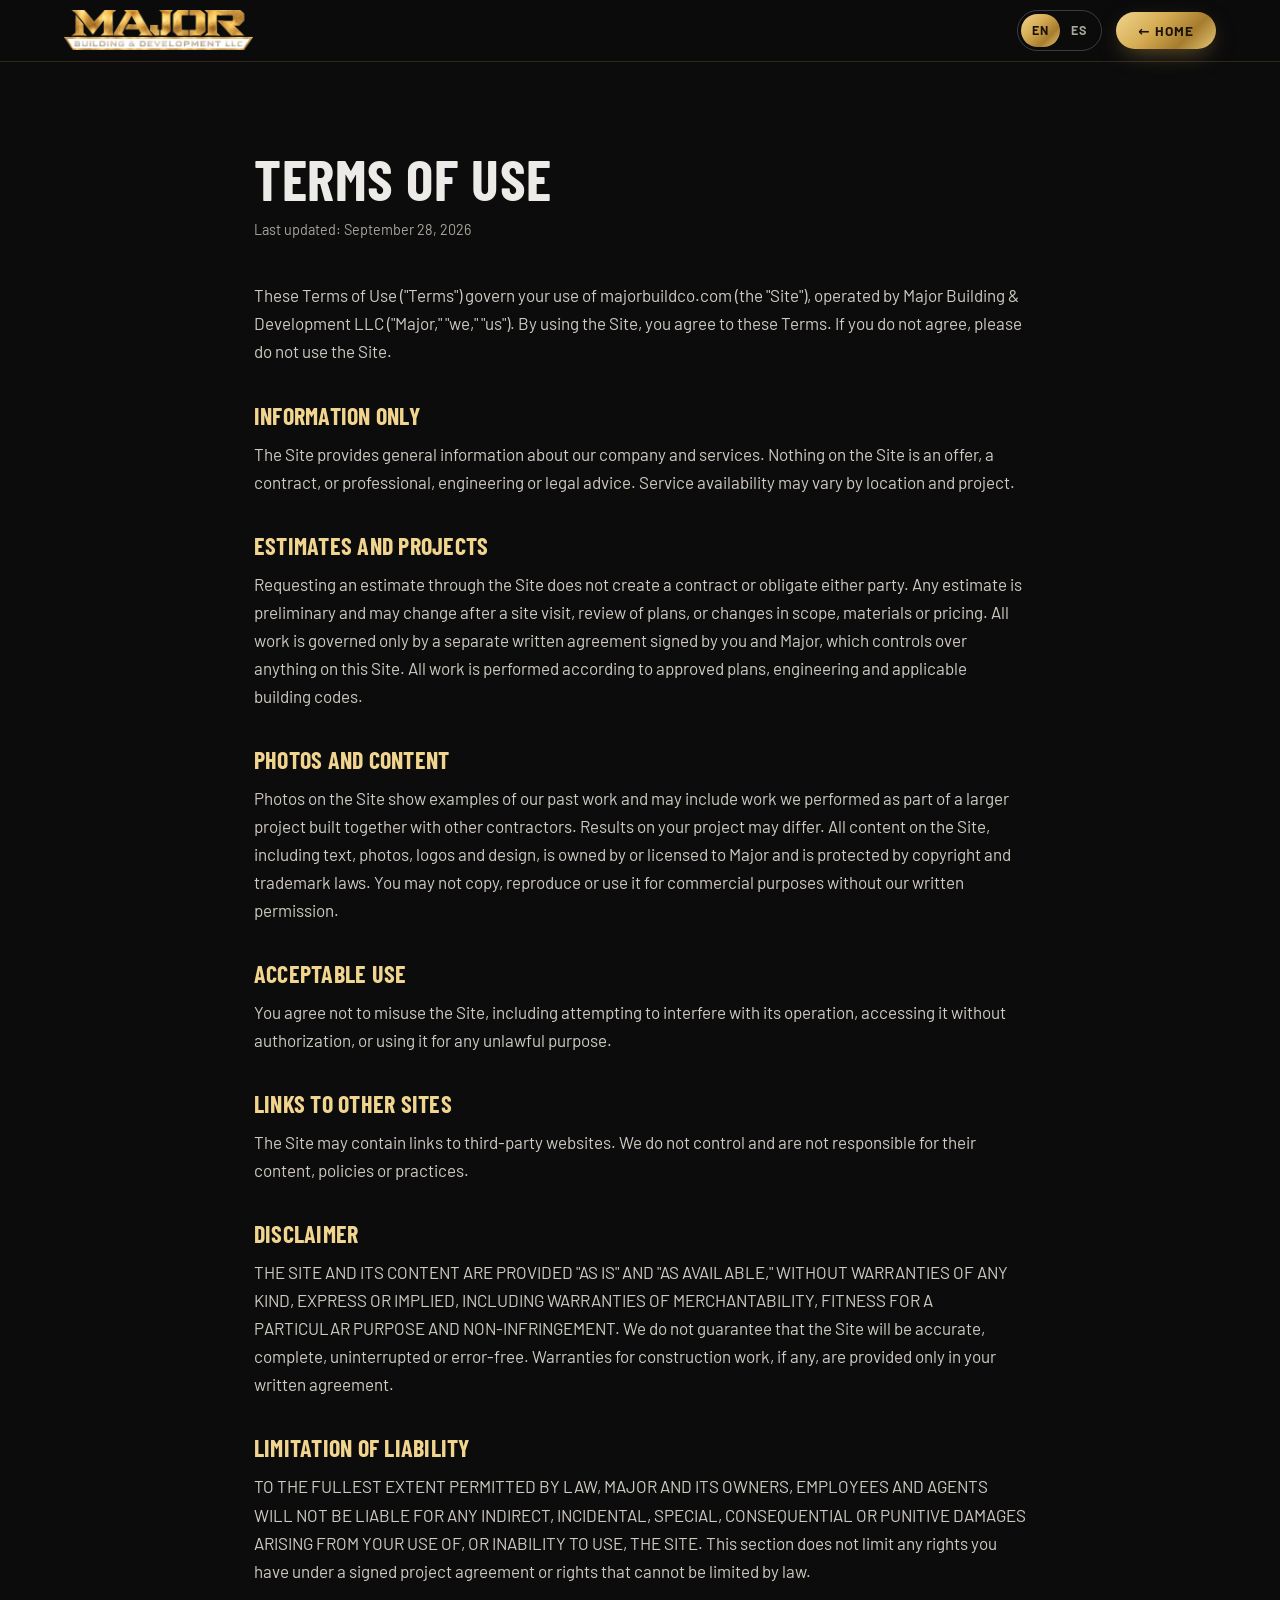
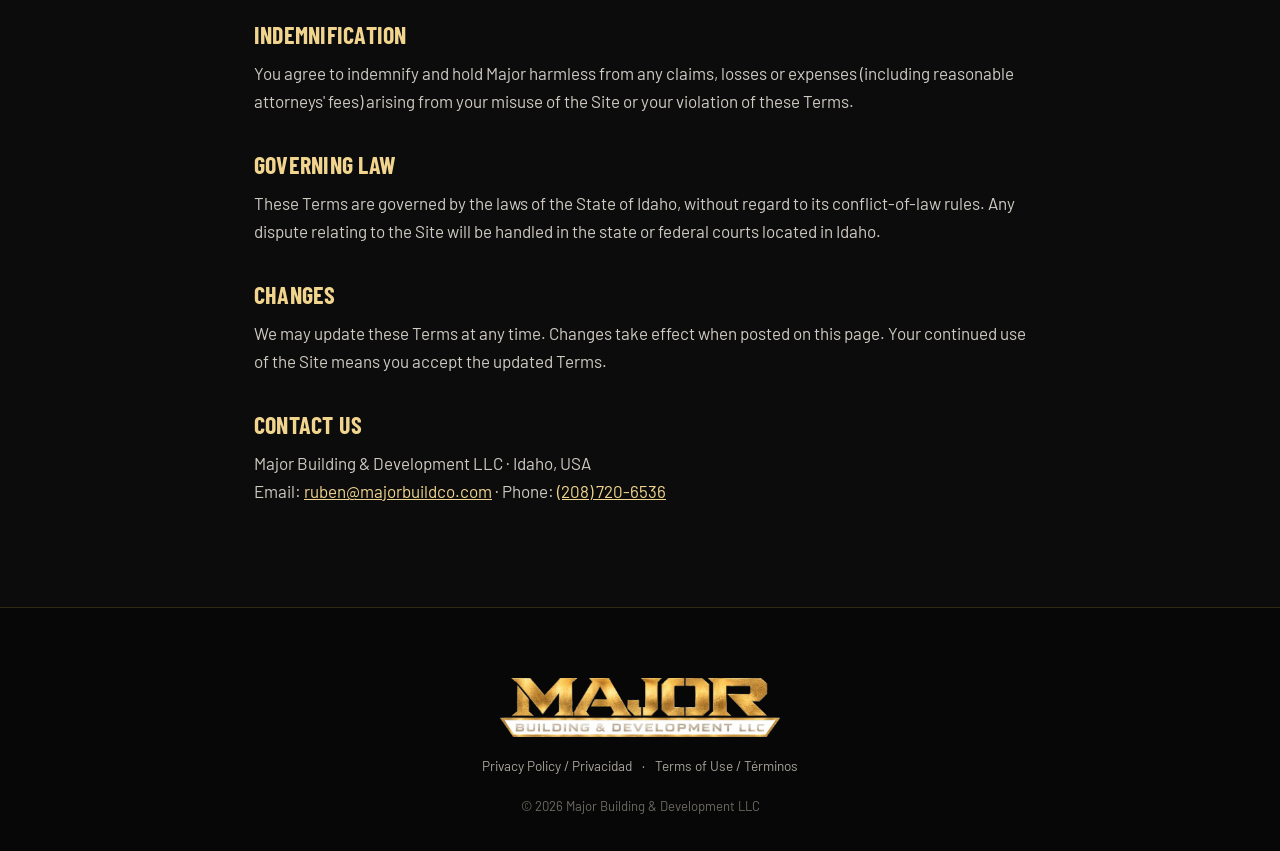
<file: terms.html>
<!DOCTYPE html>
<html lang="en">
<head>
<meta charset="UTF-8">
<meta name="viewport" content="width=device-width, initial-scale=1">
<title>Terms of Use | Major Building & Development LLC</title>
<link rel="icon" href="img/logo-800.png">
<link rel="preconnect" href="https://fonts.googleapis.com">
<link rel="preconnect" href="https://fonts.gstatic.com" crossorigin>
<link href="https://fonts.googleapis.com/css2?family=Barlow+Condensed:wght@500;600;700;800&family=Barlow:wght@400;500;600&display=swap" rel="stylesheet">
<link rel="stylesheet" href="styles.css">
<script>try{var l=localStorage.getItem('major-lang');if(l)document.documentElement.lang=l}catch(e){}</script>
</head>
<body>
<header class="nav is-scrolled">
  <div class="wrap nav__in">
    <a href="index.html" class="nav__logo"><img src="img/logo-800.png" alt="Major Building & Development LLC"></a>
    <div class="nav__right">
      <div class="lang" role="group" aria-label="Language"><button data-lang="en">EN</button><button data-lang="es">ES</button></div>
      <a href="index.html" class="btn btn--gold nav__cta">← Home</a>
    </div>
  </div>
</header>

<main class="legal"><div class="wrap">

<section data-lang-block="en">
<h1>Terms of Use</h1>
<p class="updated">Last updated: September 28, 2026</p>
<p>These Terms of Use ("Terms") govern your use of majorbuildco.com (the "Site"), operated by Major Building &amp; Development LLC ("Major," "we," "us"). By using the Site, you agree to these Terms. If you do not agree, please do not use the Site.</p>
<h2>Information only</h2>
<p>The Site provides general information about our company and services. Nothing on the Site is an offer, a contract, or professional, engineering or legal advice. Service availability may vary by location and project.</p>
<h2>Estimates and projects</h2>
<p>Requesting an estimate through the Site does not create a contract or obligate either party. Any estimate is preliminary and may change after a site visit, review of plans, or changes in scope, materials or pricing. All work is governed only by a separate written agreement signed by you and Major, which controls over anything on this Site. All work is performed according to approved plans, engineering and applicable building codes.</p>
<h2>Photos and content</h2>
<p>Photos on the Site show examples of our past work and may include work we performed as part of a larger project built together with other contractors. Results on your project may differ. All content on the Site, including text, photos, logos and design, is owned by or licensed to Major and is protected by copyright and trademark laws. You may not copy, reproduce or use it for commercial purposes without our written permission.</p>
<h2>Acceptable use</h2>
<p>You agree not to misuse the Site, including attempting to interfere with its operation, accessing it without authorization, or using it for any unlawful purpose.</p>
<h2>Links to other sites</h2>
<p>The Site may contain links to third-party websites. We do not control and are not responsible for their content, policies or practices.</p>
<h2>Disclaimer</h2>
<p>THE SITE AND ITS CONTENT ARE PROVIDED "AS IS" AND "AS AVAILABLE," WITHOUT WARRANTIES OF ANY KIND, EXPRESS OR IMPLIED, INCLUDING WARRANTIES OF MERCHANTABILITY, FITNESS FOR A PARTICULAR PURPOSE AND NON-INFRINGEMENT. We do not guarantee that the Site will be accurate, complete, uninterrupted or error-free. Warranties for construction work, if any, are provided only in your written agreement.</p>
<h2>Limitation of liability</h2>
<p>TO THE FULLEST EXTENT PERMITTED BY LAW, MAJOR AND ITS OWNERS, EMPLOYEES AND AGENTS WILL NOT BE LIABLE FOR ANY INDIRECT, INCIDENTAL, SPECIAL, CONSEQUENTIAL OR PUNITIVE DAMAGES ARISING FROM YOUR USE OF, OR INABILITY TO USE, THE SITE. This section does not limit any rights you have under a signed project agreement or rights that cannot be limited by law.</p>
<h2>Indemnification</h2>
<p>You agree to indemnify and hold Major harmless from any claims, losses or expenses (including reasonable attorneys' fees) arising from your misuse of the Site or your violation of these Terms.</p>
<h2>Governing law</h2>
<p>These Terms are governed by the laws of the State of Idaho, without regard to its conflict-of-law rules. Any dispute relating to the Site will be handled in the state or federal courts located in Idaho.</p>
<h2>Changes</h2>
<p>We may update these Terms at any time. Changes take effect when posted on this page. Your continued use of the Site means you accept the updated Terms.</p>
<h2>Contact us</h2>
<p>Major Building &amp; Development LLC · Idaho, USA<br>Email: <a href="mailto:ruben@majorbuildco.com">ruben@majorbuildco.com</a> · Phone: <a href="tel:+12087206536">(208) 720-6536</a></p>
</section>

<section data-lang-block="es">
<h1>Términos de uso</h1>
<p class="updated">Última actualización: 28 de septiembre de 2026</p>
<p class="note">Traducción de cortesía. Si hay alguna diferencia, prevalece la versión en inglés.</p>
<p>Estos Términos de uso ("Términos") rigen el uso de majorbuildco.com (el "Sitio"), operado por Major Building &amp; Development LLC ("Major", "nosotros"). Al usar el Sitio aceptas estos Términos. Si no estás de acuerdo, no uses el Sitio.</p>
<h2>Solo información</h2>
<p>El Sitio ofrece información general sobre nuestra empresa y servicios. Nada en el Sitio es una oferta, un contrato ni asesoría profesional, de ingeniería o legal. La disponibilidad de servicios puede variar según la ubicación y el proyecto.</p>
<h2>Presupuestos y proyectos</h2>
<p>Pedir un presupuesto por el Sitio no crea un contrato ni obliga a ninguna de las partes. Todo presupuesto es preliminar y puede cambiar tras una visita, la revisión de planos o cambios en alcance, materiales o precios. Todo trabajo se rige únicamente por un acuerdo escrito aparte firmado por ti y Major, que prevalece sobre lo que diga este Sitio. Todo trabajo se realiza según los planos aprobados, la ingeniería y los códigos de construcción aplicables.</p>
<h2>Fotos y contenido</h2>
<p>Las fotos del Sitio muestran ejemplos de trabajos anteriores y pueden incluir trabajo que realizamos como parte de un proyecto mayor construido junto a otros contratistas. Los resultados en tu proyecto pueden variar. Todo el contenido del Sitio (textos, fotos, logos y diseño) es propiedad de Major o está licenciado a Major y está protegido por leyes de derechos de autor y marcas. No puedes copiarlo, reproducirlo ni usarlo con fines comerciales sin nuestro permiso por escrito.</p>
<h2>Uso aceptable</h2>
<p>Te comprometes a no hacer mal uso del Sitio, incluido intentar interferir con su funcionamiento, acceder sin autorización o usarlo con fines ilegales.</p>
<h2>Enlaces a otros sitios</h2>
<p>El Sitio puede tener enlaces a páginas de terceros. No las controlamos ni somos responsables de su contenido, políticas o prácticas.</p>
<h2>Exención de garantías</h2>
<p>EL SITIO Y SU CONTENIDO SE OFRECEN "TAL CUAL" Y "SEGÚN DISPONIBILIDAD", SIN GARANTÍAS DE NINGÚN TIPO, EXPRESAS O IMPLÍCITAS. No garantizamos que el Sitio sea exacto, completo, ininterrumpido o libre de errores. Las garantías sobre trabajos de construcción, si las hay, se dan únicamente en tu acuerdo escrito.</p>
<h2>Limitación de responsabilidad</h2>
<p>EN LA MEDIDA MÁXIMA PERMITIDA POR LA LEY, MAJOR Y SUS DUEÑOS, EMPLEADOS Y AGENTES NO SERÁN RESPONSABLES POR DAÑOS INDIRECTOS, INCIDENTALES, ESPECIALES, CONSECUENTES O PUNITIVOS DERIVADOS DEL USO O LA IMPOSIBILIDAD DE USAR EL SITIO. Esta sección no limita derechos que tengas bajo un acuerdo de proyecto firmado ni derechos que la ley no permita limitar.</p>
<h2>Indemnización</h2>
<p>Aceptas indemnizar y eximir a Major de cualquier reclamo, pérdida o gasto (incluidos honorarios razonables de abogados) derivados del mal uso del Sitio o del incumplimiento de estos Términos.</p>
<h2>Ley aplicable</h2>
<p>Estos Términos se rigen por las leyes del Estado de Idaho, sin considerar sus normas de conflicto de leyes. Cualquier disputa relacionada con el Sitio se resolverá en los tribunales estatales o federales ubicados en Idaho.</p>
<h2>Cambios</h2>
<p>Podemos actualizar estos Términos en cualquier momento. Los cambios entran en vigor al publicarse en esta página. Si sigues usando el Sitio, aceptas los Términos actualizados.</p>
<h2>Contacto</h2>
<p>Major Building &amp; Development LLC · Idaho, EE. UU.<br>Correo: <a href="mailto:ruben@majorbuildco.com">ruben@majorbuildco.com</a> · Teléfono: <a href="tel:+12087206536">(208) 720-6536</a></p>
</section>

</div></main>

<footer class="footer">
  <div class="wrap footer__in">
    <a href="index.html"><img src="img/logo-800.png" alt="Major Building & Development LLC" class="footer__logo"></a>
    <p class="footer__legal"><a href="privacy.html">Privacy Policy / Privacidad</a><span>·</span><a href="terms.html">Terms of Use / Términos</a></p>
    <p class="footer__copy">© 2026 Major Building &amp; Development LLC</p>
  </div>
</footer>

<script>
function setL(l){document.documentElement.lang=l;document.querySelectorAll('.lang button').forEach(function(b){b.classList.toggle('is-on',b.dataset.lang===l)});try{localStorage.setItem('major-lang',l)}catch(e){}}
document.querySelectorAll('.lang button').forEach(function(b){b.onclick=function(){setL(b.dataset.lang)}});
setL(document.documentElement.lang==='es'?'es':'en');
</script>
</body>
</html>
</file>
<file: styles.css>
:root{
  --ink:#0c0c0d; --ink-2:#141415; --ink-3:#1d1d1f;
  --cream:#f6f2ea; --cream-2:#ece5d8;
  --gold:#d4ab52; --gold-hi:#f1d58e; --gold-lo:#9a7428;
  --grad:linear-gradient(135deg,#f1d58e 0%,#d4ab52 40%,#a67c2e 70%,#e6c677 100%);
  --txt:#ecebe7; --muted:#a9a59c; --txt-dark:#1b1a17; --muted-dark:#5d574c;
  --r:14px; --wrap:1200px;
  --fh:'Barlow Condensed',system-ui,sans-serif; --fb:'Barlow',system-ui,sans-serif;
}
*{box-sizing:border-box;margin:0;padding:0}
html{scroll-behavior:smooth;scroll-padding-top:80px}
body{background:var(--ink);color:var(--txt);font:17px/1.65 var(--fb);-webkit-font-smoothing:antialiased;overflow-x:hidden}
img{display:block;max-width:100%}
a{color:inherit;text-decoration:none}
button{font:inherit;cursor:pointer;border:0;background:none;color:inherit}
.wrap{max-width:var(--wrap);margin:0 auto;padding:0 24px}
h1,h2,h3{font-family:var(--fh);text-transform:uppercase;line-height:1;letter-spacing:.01em}
h2{font-size:clamp(2.2rem,5vw,3.6rem);font-weight:700}
h3{font-size:1.6rem;font-weight:700}
.gold{font-style:normal;background:var(--grad);-webkit-background-clip:text;background-clip:text;color:transparent}
.eyebrow{font:600 .8rem/1 var(--fb);letter-spacing:.32em;text-transform:uppercase;color:var(--gold);display:flex;align-items:center;gap:12px;margin-bottom:18px}
.eyebrow::before{content:"";width:34px;height:2px;background:var(--grad)}

/* buttons */
.btn{display:inline-flex;align-items:center;justify-content:center;gap:8px;padding:15px 28px;border-radius:999px;font:700 .95rem/1 var(--fb);letter-spacing:.08em;text-transform:uppercase;transition:transform .25s,box-shadow .25s,background .25s}
.btn--gold{background:var(--grad);color:#1a1408;box-shadow:0 8px 24px -8px rgba(212,171,82,.55)}
.btn--gold:hover{transform:translateY(-2px);box-shadow:0 14px 30px -8px rgba(212,171,82,.7)}
.btn--ghost{border:1.5px solid rgba(255,255,255,.35);color:#fff}
.btn--ghost:hover{border-color:var(--gold);color:var(--gold-hi)}
.btn--full{width:100%}

/* nav */
.nav{position:fixed;inset:0 0 auto;z-index:50;transition:background .3s,box-shadow .3s,padding .3s;padding:18px 0}
.nav.is-scrolled{background:rgba(12,12,13,.88);backdrop-filter:blur(14px);-webkit-backdrop-filter:blur(14px);box-shadow:0 1px 0 rgba(212,171,82,.18);padding:10px 0}
.nav__in{display:flex;align-items:center;justify-content:space-between;gap:24px}
.nav__logo img{height:40px;width:auto}
.nav__links{display:flex;gap:30px;font-weight:600;font-size:.92rem;letter-spacing:.1em;text-transform:uppercase}
.nav__links a:not(.btn){position:relative;opacity:.85;transition:opacity .2s}
.nav__links a:not(.btn)::after{content:"";position:absolute;left:0;bottom:-6px;height:2px;width:0;background:var(--grad);transition:width .3s}
.nav__links a:not(.btn):hover{opacity:1}
.nav__links a:not(.btn):hover::after{width:100%}
.nav__cta-m{display:none}
.nav__right{display:flex;align-items:center;gap:14px}
.nav__cta{padding:12px 22px;font-size:.85rem}
.lang{display:flex;border:1px solid rgba(255,255,255,.2);border-radius:999px;padding:3px}
.lang button{padding:6px 11px;border-radius:999px;font-size:.78rem;font-weight:700;letter-spacing:.08em;color:var(--muted);transition:.2s}
.lang button.is-on{background:var(--grad);color:#1a1408}
.burger{display:none;width:42px;height:42px;position:relative}
.burger span{position:absolute;left:10px;right:10px;height:2px;background:#fff;transition:.3s}
.burger span:first-child{top:16px}.burger span:last-child{top:24px}
.burger[aria-expanded=true] span:first-child{top:20px;transform:rotate(45deg)}
.burger[aria-expanded=true] span:last-child{top:20px;transform:rotate(-45deg)}

/* hero */
.hero{position:relative;min-height:100svh;display:flex;align-items:center;padding:120px 0 90px;overflow:hidden}
.hero__bg{position:absolute;inset:-20px;background-size:cover;background-position:center;filter:blur(3px) brightness(.45) saturate(1.1);transform:scale(1.05)}
.hero::before{content:"";position:absolute;inset:0;z-index:1;background:linear-gradient(90deg,rgba(12,12,13,.96) 0%,rgba(12,12,13,.75) 45%,rgba(12,12,13,.35) 100%),linear-gradient(0deg,var(--ink) 0%,transparent 30%)}
.hero__in{position:relative;z-index:2;display:grid;grid-template-columns:1.1fr .9fr;gap:60px;align-items:center;width:100%}
.hero h1{font-size:clamp(3.6rem,10vw,7.5rem);font-weight:800;margin-bottom:24px}
.hero h1 em{display:inline-block}
.lead{font-size:1.15rem;color:#d8d5cd;max-width:540px;margin-bottom:34px}
.hero__btns{display:flex;flex-wrap:wrap;gap:14px;margin-bottom:38px}
.hero__tags{list-style:none;display:flex;gap:26px;font:600 .8rem/1 var(--fb);letter-spacing:.28em;text-transform:uppercase;color:var(--muted)}
.hero__tags li{display:flex;align-items:center;gap:10px}
.hero__tags li::before{content:"";width:7px;height:7px;background:var(--gold);transform:rotate(45deg)}
.hero__stack{position:relative;height:520px}
.card-img{position:absolute;border-radius:var(--r);overflow:hidden;box-shadow:0 30px 60px -20px rgba(0,0,0,.8);border:1px solid rgba(212,171,82,.3)}
.card-img img{width:100%;height:100%;object-fit:cover}
.card-img.a{width:78%;height:62%;top:0;right:0}
.card-img.b{width:58%;height:48%;bottom:0;left:0;z-index:2}
.card-img.c{width:36%;height:34%;bottom:6%;right:4%;z-index:3}
.hero__scroll{position:absolute;bottom:26px;left:50%;transform:translateX(-50%);z-index:2;width:26px;height:42px;border:2px solid rgba(255,255,255,.35);border-radius:14px}
.hero__scroll span{position:absolute;left:50%;top:8px;width:4px;height:8px;margin-left:-2px;border-radius:2px;background:var(--gold);animation:sc 1.8s infinite}
@keyframes sc{0%{opacity:0;transform:translateY(0)}40%{opacity:1}100%{opacity:0;transform:translateY(14px)}}

/* marquee */
.marquee{background:var(--grad);color:#1a1408;overflow:hidden;padding:16px 0}
.marquee__track{display:flex;align-items:center;gap:34px;width:max-content;animation:mq 34s linear infinite;font:800 1.35rem/1 var(--fh);letter-spacing:.2em;text-transform:uppercase}
.marquee i{width:8px;height:8px;background:#1a1408;transform:rotate(45deg)}
@keyframes mq{to{transform:translateX(-50%)}}

/* sections */
.section{padding:120px 0;position:relative}
.head{max-width:680px;margin-bottom:60px}
.head--row{max-width:none;display:flex;justify-content:space-between;align-items:flex-end;gap:30px;flex-wrap:wrap}
.sub{color:var(--muted);font-size:1.1rem;margin-top:18px}
.section--light{background:var(--cream);color:var(--txt-dark)}
.section--light .sub,.section--light p{color:var(--muted-dark)}
.section--light .eyebrow{color:var(--gold-lo)}

/* services */
.services{display:grid;grid-template-columns:repeat(2,1fr);gap:26px}
.svc{background:var(--ink-2);border:1px solid rgba(255,255,255,.07);border-radius:var(--r);overflow:hidden;display:flex;flex-direction:column;transition:transform .35s,border-color .35s}
.svc:hover{transform:translateY(-6px);border-color:rgba(212,171,82,.5)}
.svc__img{height:250px;overflow:hidden}
.svc__img img{width:100%;height:100%;object-fit:cover;transition:transform .8s}
.svc:hover .svc__img img{transform:scale(1.07)}
.svc__body{padding:30px 32px 34px;position:relative}
.svc__n{position:absolute;top:-28px;right:28px;width:56px;height:56px;border-radius:50%;background:var(--grad);color:#1a1408;display:grid;place-items:center;font:800 1.2rem/1 var(--fh)}
.svc h3{margin-bottom:12px}
.svc p{color:var(--muted)}

/* process */
.steps{list-style:none;display:grid;grid-template-columns:repeat(4,1fr);gap:22px;counter-reset:s}
.step{background:#fff;border-radius:var(--r);padding:34px 28px;position:relative;box-shadow:0 10px 30px -18px rgba(60,45,15,.35);transition:transform .3s}
.step:hover{transform:translateY(-5px)}
.step__n{font:800 3.4rem/1 var(--fh);background:var(--grad);-webkit-background-clip:text;background-clip:text;color:transparent;display:block;margin-bottom:14px}
.step h3{margin-bottom:10px;color:var(--txt-dark)}
.step:not(:last-child)::after{content:"";position:absolute;top:58px;right:-16px;width:10px;height:10px;border-top:2px solid var(--gold);border-right:2px solid var(--gold);transform:rotate(45deg);z-index:2}

/* gallery */
.filters{display:flex;gap:8px;flex-wrap:wrap}
.filters button{padding:10px 18px;border-radius:999px;border:1px solid rgba(255,255,255,.18);font-weight:600;font-size:.85rem;letter-spacing:.08em;text-transform:uppercase;color:var(--muted);transition:.2s}
.filters button:hover{color:#fff;border-color:var(--gold)}
.filters button.is-on{background:var(--grad);color:#1a1408;border-color:transparent}
.gallery{display:grid;grid-template-columns:repeat(3,1fr);grid-auto-rows:260px;gap:16px}
.g{position:relative;border-radius:var(--r);overflow:hidden;cursor:zoom-in;background:var(--ink-3)}
.g.wide{grid-column:span 2}
.g.tall{grid-row:span 2}
.g img{width:100%;height:100%;object-fit:cover;transition:transform .7s}
.g::after{content:"";position:absolute;inset:0;background:linear-gradient(0deg,rgba(0,0,0,.75),transparent 55%);opacity:.9}
.g figcaption{position:absolute;left:20px;bottom:18px;z-index:2;font:700 1.25rem/1.1 var(--fh);text-transform:uppercase;letter-spacing:.04em}
.g figcaption small{display:block;font:600 .72rem/1 var(--fb);letter-spacing:.24em;color:var(--gold);margin-bottom:6px}
.g:hover img{transform:scale(1.06)}
.g.is-hidden{display:none}

/* about */
.section--split{display:grid;grid-template-columns:1fr 1fr;padding:0;background:var(--ink-2)}
.split__img{min-height:640px}
.split__img img{width:100%;height:100%;object-fit:cover}
.split__copy{padding:110px 8% 110px 70px;display:flex;flex-direction:column;justify-content:center}
.split__copy h2{margin-bottom:26px}
.split__copy p{color:var(--muted);margin-bottom:16px;max-width:560px}
.pillars{list-style:none;display:grid;grid-template-columns:repeat(3,1fr);gap:18px;margin-top:26px;padding-top:30px;border-top:1px solid rgba(212,171,82,.25)}
.pillars b{display:block;font:700 1.3rem/1 var(--fh);text-transform:uppercase;color:var(--gold-hi);margin-bottom:8px}
.pillars span{font-size:.92rem;color:var(--muted)}

.split__img{position:relative;margin:0}
.split__img img{object-position:50% 22%}
.split__img figcaption{position:absolute;left:0;right:0;bottom:0;padding:70px 34px 28px;background:linear-gradient(0deg,rgba(12,12,13,.92),transparent);display:flex;flex-direction:column;gap:4px}
.split__img figcaption b{font:700 1.7rem/1 var(--fh);text-transform:uppercase;letter-spacing:.03em}
.split__img figcaption span{font-size:.78rem;font-weight:600;letter-spacing:.2em;text-transform:uppercase;color:var(--gold)}
.motto{margin:22px 0 4px;padding-left:18px;border-left:3px solid var(--gold);font:600 1.45rem/1.2 var(--fh);text-transform:uppercase;letter-spacing:.04em;color:var(--gold-hi)}

/* join */
.join{display:grid;grid-template-columns:repeat(3,1fr);gap:22px}
.join__card{background:#fff;border-radius:var(--r);padding:34px 30px;border:1px solid transparent;transition:.3s;display:flex;flex-direction:column;gap:12px;box-shadow:0 10px 30px -18px rgba(60,45,15,.35)}
.join__card h3{color:var(--txt-dark)}
.join__card span{margin-top:auto;font-weight:600;color:var(--gold-lo);font-size:.92rem;word-break:break-all}
.join__card:hover{border-color:var(--gold);transform:translateY(-5px)}

/* contact */
.section--contact{overflow:hidden}
.contact__bg{position:absolute;inset:0;background-size:cover;background-position:center;filter:brightness(.28)}
.section--contact::before{content:"";position:absolute;inset:0;background:linear-gradient(180deg,var(--ink) 0%,rgba(12,12,13,.6) 30%,rgba(12,12,13,.85) 100%);z-index:1}
.contact{position:relative;z-index:2;display:grid;grid-template-columns:1fr 1fr;gap:70px;align-items:start}
.contact__info h2{margin-bottom:18px}
.contact__info>p{color:#cfcbc2;margin-bottom:34px}
.emails{list-style:none;display:grid;gap:12px}
.emails li{display:flex;flex-direction:column;padding:16px 20px;border-radius:12px;background:rgba(255,255,255,.04);border:1px solid rgba(255,255,255,.08);transition:border-color .2s}
.emails li:hover{border-color:rgba(212,171,82,.5)}
.emails small{font-size:.72rem;letter-spacing:.24em;text-transform:uppercase;color:var(--gold)}
.emails a{font-weight:600;font-size:1.05rem;word-break:break-all}
.form{background:rgba(20,20,21,.85);backdrop-filter:blur(10px);border:1px solid rgba(212,171,82,.25);border-radius:20px;padding:38px;display:grid;gap:16px}
.form .row{display:grid;grid-template-columns:1fr 1fr;gap:16px}
.form label{display:grid;gap:7px;font-size:.78rem;font-weight:600;letter-spacing:.14em;text-transform:uppercase;color:var(--muted)}
.form input,.form select,.form textarea{font:500 1rem var(--fb);color:#fff;background:rgba(255,255,255,.05);border:1px solid rgba(255,255,255,.14);border-radius:10px;padding:13px 15px;transition:border-color .2s,background .2s;text-transform:none;letter-spacing:0;width:100%}
.form input:-webkit-autofill,.form input:-webkit-autofill:hover,.form input:-webkit-autofill:focus{-webkit-text-fill-color:#fff;-webkit-box-shadow:0 0 0 1000px #232324 inset;caret-color:#fff;transition:background-color 9999s}
.form select option{background:var(--ink-2)}
.form input:focus,.form select:focus,.form textarea:focus{outline:0;border-color:var(--gold);background:rgba(255,255,255,.08)}
.form .err{border-color:#e0645a}
.hp{position:absolute;left:-9999px;width:1px;height:1px;opacity:0}
.form__status{font-size:.95rem;text-align:center;min-height:0}
.form__status.ok{color:#7fd18b}
.form__status.bad{color:#f08a80}
.btn:disabled{opacity:.7;cursor:wait}
.form__note{font-size:.8rem;color:var(--muted);text-align:center}

/* footer */
.footer{background:#070707;padding:70px 0 34px;border-top:1px solid rgba(212,171,82,.2);text-align:center}
.footer__in{display:flex;flex-direction:column;align-items:center;gap:18px}
.footer__logo{width:280px}
.footer__tag{font:600 .85rem/1 var(--fb);letter-spacing:.32em;text-transform:uppercase;color:var(--gold)}
.footer__links{display:flex;flex-wrap:wrap;justify-content:center;gap:10px 28px;margin:14px 0;color:var(--muted);font-size:.95rem}
.footer__links a:hover{color:var(--gold-hi)}
.footer__copy{font-size:.82rem;color:#6d6a63}

/* lightbox */
.lightbox{position:fixed;inset:0;z-index:100;background:rgba(0,0,0,.92);display:grid;place-items:center;padding:30px}
.lightbox[hidden]{display:none}
.lightbox img{max-height:88vh;max-width:92vw;border-radius:10px}
.lightbox__x{position:absolute;top:18px;right:24px;font-size:2.6rem;color:#fff;line-height:1}


/* projects */
.projects{display:grid;grid-template-columns:repeat(2,1fr);gap:28px}
.pj{background:var(--ink-2);border:1px solid rgba(255,255,255,.07);border-radius:var(--r);overflow:hidden;cursor:pointer;transition:transform .35s,border-color .35s;outline:0}
.pj:hover,.pj:focus-visible{transform:translateY(-6px);border-color:rgba(212,171,82,.55)}
.pj__img{position:relative;aspect-ratio:4/3;overflow:hidden}
.pj__img img{width:100%;height:100%;object-fit:cover;transition:transform .8s}
.pj:hover .pj__img img{transform:scale(1.06)}
.pj__count{position:absolute;top:16px;right:16px;background:rgba(12,12,13,.75);backdrop-filter:blur(6px);padding:7px 13px;border-radius:999px;font-size:.78rem;font-weight:600;letter-spacing:.08em;border:1px solid rgba(212,171,82,.4)}
.pj__body{padding:26px 28px 28px}
.pj__body small{font-size:.72rem;font-weight:600;letter-spacing:.24em;text-transform:uppercase;color:var(--gold)}
.pj__body h3{margin:8px 0 10px}
.pj__body p{color:var(--muted);font-size:.96rem}
.pj__thumbs{display:grid;grid-template-columns:repeat(3,1fr);gap:8px;margin-top:18px}
.pj__thumbs img{aspect-ratio:1;object-fit:cover;border-radius:8px;opacity:.85;transition:opacity .2s}
.pj:hover .pj__thumbs img{opacity:1}
.lightbox figure{display:flex;flex-direction:column;align-items:center;gap:14px}
.lightbox figcaption{text-align:center}
.lightbox figcaption b{display:block;font:700 1.3rem/1.1 var(--fh);text-transform:uppercase;letter-spacing:.04em}
.lightbox figcaption span{font-size:.85rem;color:var(--gold);letter-spacing:.1em}
.lightbox img{max-height:78vh}
.lightbox__nav{position:absolute;top:50%;transform:translateY(-50%);width:54px;height:54px;border-radius:50%;background:rgba(255,255,255,.08);border:1px solid rgba(212,171,82,.4);font-size:2rem;line-height:1;color:#fff;transition:background .2s}
.lightbox__nav:hover{background:rgba(212,171,82,.3)}
.lightbox__nav.prev{left:20px}.lightbox__nav.next{right:20px}
@media (max-width:640px){
  .projects{grid-template-columns:1fr}
  .lightbox{padding:12px}
  .lightbox__nav{top:auto;bottom:18px;transform:none;width:48px;height:48px}
  .lightbox__nav.prev{left:calc(50% - 60px)}.lightbox__nav.next{right:calc(50% - 60px)}
  .lightbox img{max-height:70vh}
}

/* back to top */
.to-top{position:fixed;right:22px;bottom:22px;z-index:60;width:52px;height:52px;border-radius:50%;background:var(--grad);color:#1a1408;display:grid;place-items:center;box-shadow:0 10px 26px -8px rgba(212,171,82,.6);opacity:0;visibility:hidden;transform:translateY(14px);transition:opacity .3s,transform .3s,visibility .3s}
.to-top.show{opacity:1;visibility:visible;transform:none}
.to-top:hover{transform:translateY(-3px)}
.footer__legal{display:flex;gap:10px;font-size:.85rem;color:var(--muted)}
.footer__legal a:hover{color:var(--gold-hi)}

/* legal pages */
.legal{padding:150px 0 90px}
.legal .wrap{max-width:820px}
.legal h1{font-size:clamp(2.4rem,6vw,3.6rem);margin-bottom:10px}
.legal .updated{color:var(--muted);font-size:.9rem;margin-bottom:40px}
.legal h2{font-size:1.5rem;margin:38px 0 12px;color:var(--gold-hi)}
.legal p,.legal li{color:#cfcbc2;margin-bottom:12px}
.legal ul{padding-left:22px}
.legal a{color:var(--gold-hi);text-decoration:underline}
.legal .note{border:1px solid rgba(212,171,82,.3);background:rgba(212,171,82,.06);border-radius:12px;padding:16px 20px;margin-bottom:30px}
[data-lang-block]{display:none}
html[lang=en] [data-lang-block=en],html[lang=es] [data-lang-block=es]{display:block}
@media (max-width:640px){.to-top{right:16px;bottom:16px;width:46px;height:46px}.legal{padding:120px 0 70px}}

/* reveal */
.reveal{opacity:0;transform:translateY(28px);transition:opacity .8s ease,transform .8s ease}
.reveal.in{opacity:1;transform:none}
@media (prefers-reduced-motion:reduce){.reveal{opacity:1;transform:none;transition:none}.marquee__track{animation:none}html{scroll-behavior:auto}}

/* responsive */
@media (max-width:1024px){
  .nav__cta{display:none}
  .burger{display:block}
  .nav__links{position:fixed;top:0;right:0;height:100vh;width:min(320px,85vw);background:var(--ink-2);flex-direction:column;padding:100px 34px 34px;gap:26px;font-size:1.05rem;transform:translateX(100%);transition:transform .35s;border-left:1px solid rgba(212,171,82,.2)}
  .nav__links.open{transform:none}
  .nav__cta-m{display:inline-flex;margin-top:10px}
  .nav__right{position:relative;z-index:2}
  .hero__in{grid-template-columns:1fr}
  .hero__stack{height:380px}
  .steps{grid-template-columns:repeat(2,1fr)}
  .step::after{display:none}
  .section--split{grid-template-columns:1fr}
  .split__img{min-height:0;height:620px}
  .split__copy{padding:80px 24px}
  .contact{grid-template-columns:1fr;gap:50px}
  .gallery{grid-template-columns:repeat(2,1fr)}
}
@media (max-width:640px){
  body{font-size:16px}
  .wrap{padding:0 16px}
  .section{padding:84px 0}
  .nav__logo img{height:30px}
  .hero{padding-top:110px}
  .hero__stack{height:300px}
  .hero__tags{gap:16px;letter-spacing:.18em;flex-wrap:wrap}
  .services,.join,.steps,.pillars{grid-template-columns:1fr}
  .svc__img{height:210px}
  .split__img{height:480px}
  .gallery{grid-template-columns:1fr;grid-auto-rows:240px}
  .g.wide{grid-column:auto}.g.tall{grid-row:auto}
  .form{padding:26px 20px}
  .form .row{grid-template-columns:1fr}
  .marquee__track{font-size:1.1rem}
  .footer__logo{width:220px}
}
</file>
